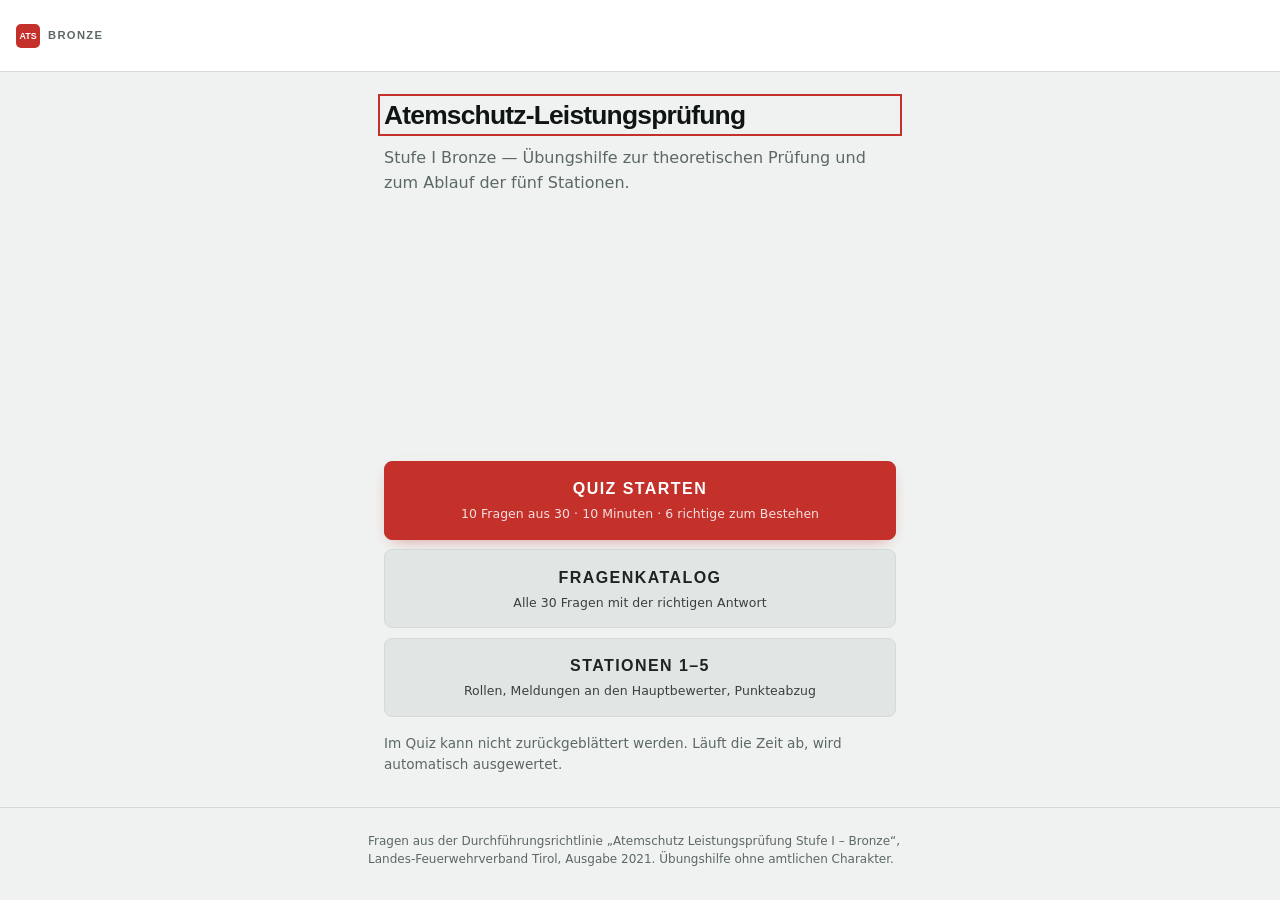
<file: index.html>
<!doctype html>
<html lang="de">
<head>
<meta charset="utf-8">
<meta name="viewport" content="width=device-width, initial-scale=1">
<title>Atemschutz-Leistungsprüfung Bronze — Übungsquiz</title>
<meta name="description" content="Übungsquiz zur theoretischen Prüfung der Atemschutz-Leistungsprüfung Stufe I (Bronze).">
<meta name="robots" content="noindex, nofollow">
<link rel="icon" href="icon.svg" type="image/svg+xml">
<link rel="apple-touch-icon" href="apple-touch-icon.png">
<link rel="manifest" href="manifest.webmanifest">
<meta name="theme-color" content="#C4302A">
<link rel="stylesheet" href="style.css">
</head>
<body>

<header class="header">
  <span class="header-brand">
    <img class="brand-mark" src="icon.svg" alt="ATS" width="24" height="24">
    Bronze
  </span>
  <span class="header-timer" id="timer" hidden>10:00</span>
  <button class="header-reset" id="reset" type="button" hidden>Abbrechen</button>
</header>

<div class="reset-dialog" id="reset-dialog" role="alertdialog"
     aria-labelledby="reset-dialog-title" hidden>
  <p id="reset-dialog-title">Quiz wirklich abbrechen? Der Durchgang und die Zeit gehen verloren.</p>
  <div class="reset-dialog-actions">
    <button type="button" id="reset-yes" class="btn btn--small">Ja, abbrechen</button>
    <button type="button" id="reset-no" class="btn btn--small btn--quiet">Nein, weiter</button>
  </div>
</div>

<main class="stage">

  <section class="screen" id="screen-start">
    <h1 tabindex="-1">Atemschutz-Leistungsprüfung</h1>
    <p class="lede">Stufe I Bronze — Übungshilfe zur theoretischen Prüfung und zum
      Ablauf der fünf Stationen.</p>
    <!-- The three buttons share one wrapper: .btn has margin-top:auto to pin
         itself to the bottom of the stage, and three of those in a row would
         each get their own share of the free space. -->
    <nav class="menu">
      <button class="btn" id="start-btn" type="button">
        <b>Quiz starten</b>
        <span>10 Fragen aus 30 · 10 Minuten · 6 richtige zum Bestehen</span>
      </button>
      <a class="btn btn--quiet" href="fragenkatalog.html">
        <b>Fragenkatalog</b>
        <span>Alle 30 Fragen mit der richtigen Antwort</span>
      </a>
      <a class="btn btn--quiet" href="stationen.html">
        <b>Stationen 1–5</b>
        <span>Rollen, Meldungen an den Hauptbewerter, Punkteabzug</span>
      </a>
    </nav>
    <p class="note">Im Quiz kann nicht zurückgeblättert werden. Läuft die Zeit ab, wird
      automatisch ausgewertet.</p>
  </section>

  <section class="screen" id="screen-question" hidden>
    <h2 class="visually-hidden" id="question-title" tabindex="-1">Frage</h2>
    <div class="question-meta">
      <span id="question-progress">Frage 1 von 10</span>
      <span id="question-source"></span>
    </div>
    <div class="progress" id="question-dots" aria-hidden="true"></div>
    <fieldset class="question-block" role="radiogroup" aria-labelledby="question-text">
      <p class="question-text" id="question-text">&nbsp;</p>
      <ul class="options" id="options"></ul>
    </fieldset>
    <button class="btn" id="next-btn" type="button" disabled>Weiter</button>
  </section>

  <section class="screen" id="screen-result" hidden>
    <h2 tabindex="-1" class="visually-hidden">Ergebnis</h2>
    <span class="badge" id="result-badge"></span>
    <p class="score" id="result-score"></p>
    <p class="note">Mindestens 6 richtige Antworten waren gefordert.</p>
    <ul class="breakdown" id="result-list"></ul>
    <button class="btn" id="restart-btn" type="button">Neuen Durchgang starten</button>
  </section>

</main>

<p class="visually-hidden" id="announce" role="status" aria-live="polite"></p>

<footer class="footer">
  <p>Fragen aus der Durchführungsrichtlinie „Atemschutz Leistungsprüfung Stufe I – Bronze“,
     Landes-Feuerwehrverband Tirol, Ausgabe 2021. Übungshilfe ohne amtlichen Charakter.</p>
</footer>

<script type="module" src="app.js"></script>
</body>
</html>
</file>
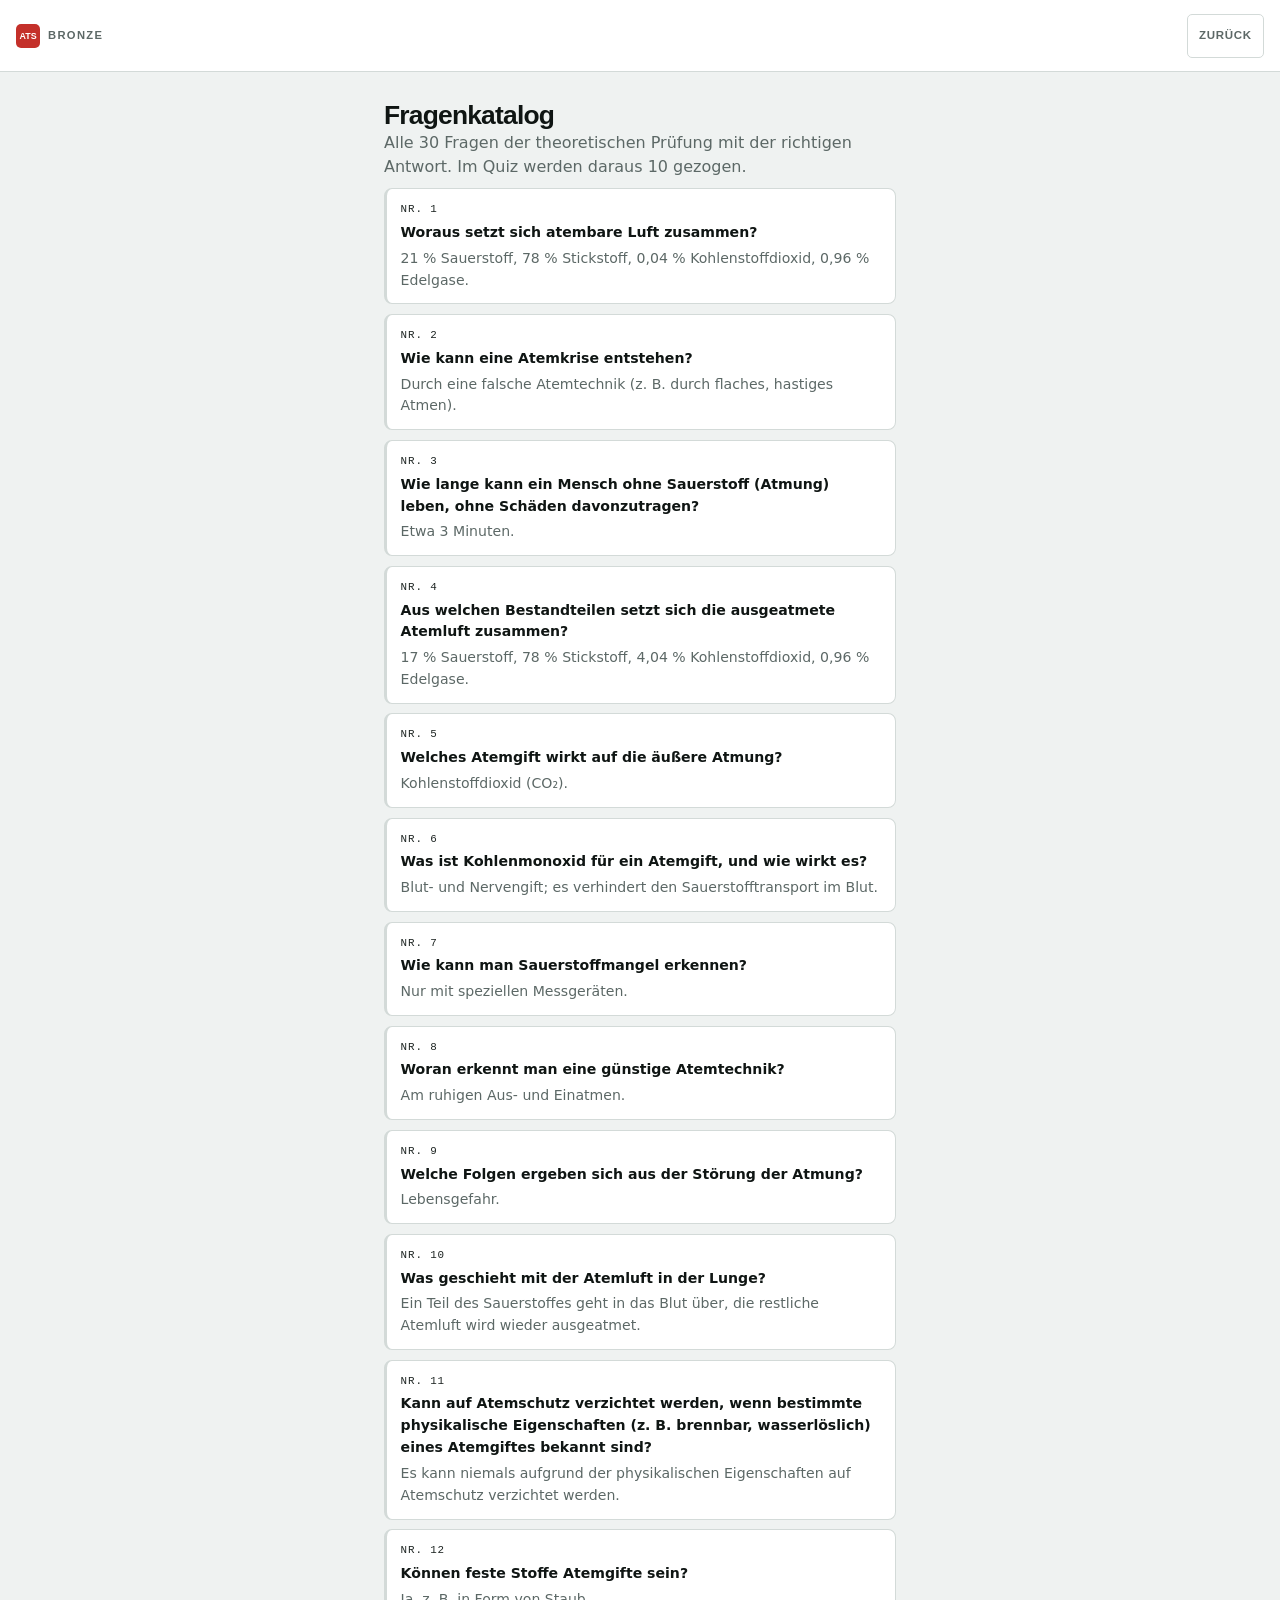
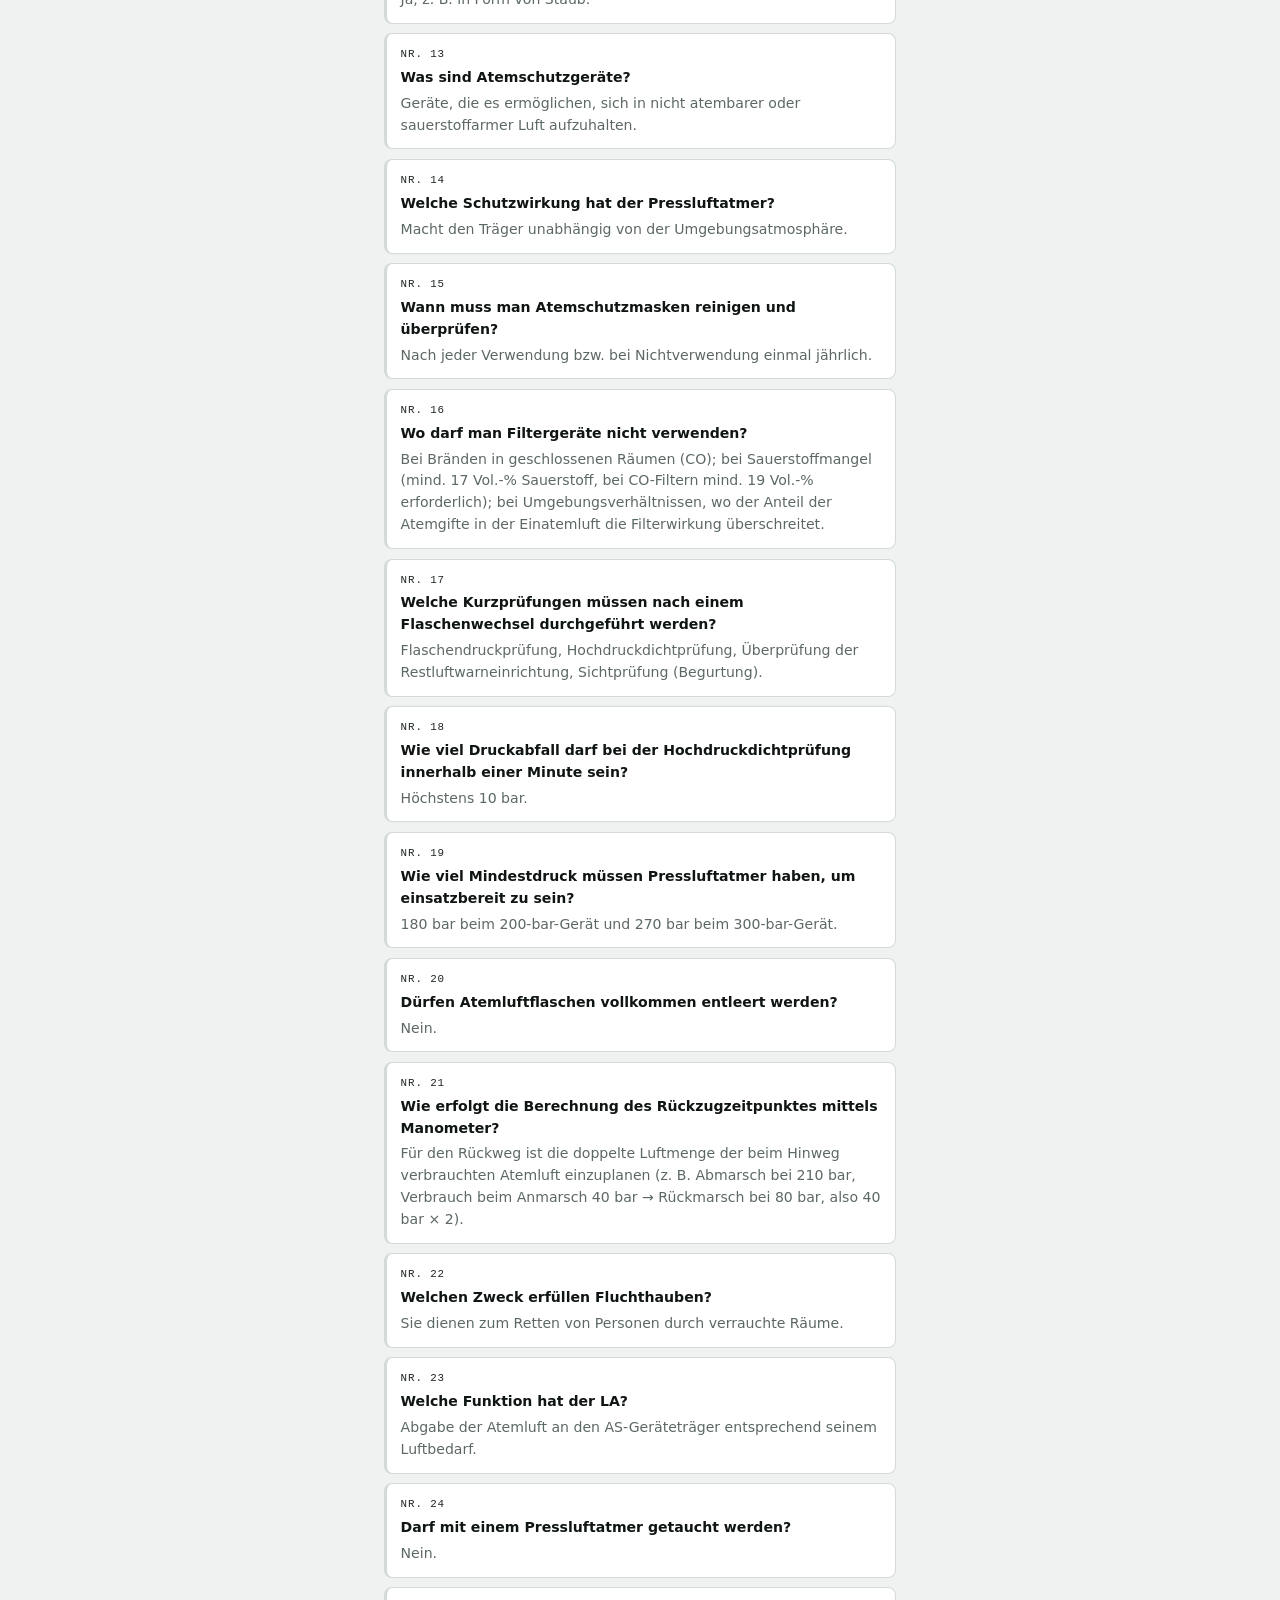
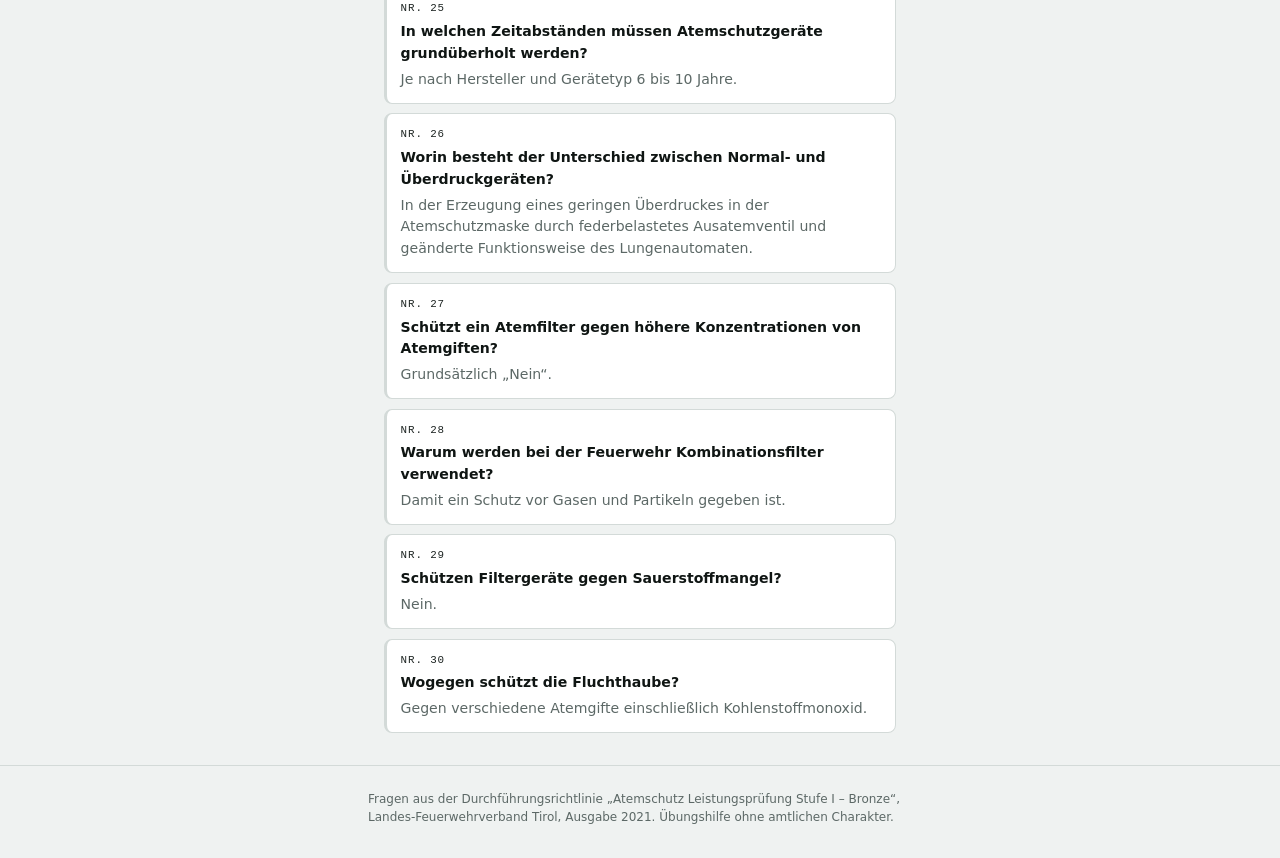
<file: fragenkatalog.html>
<!doctype html>
<html lang="de">
<head>
<meta charset="utf-8">
<meta name="viewport" content="width=device-width, initial-scale=1">
<title>Fragenkatalog — Atemschutz-Leistungsprüfung Bronze</title>
<meta name="description" content="Alle 30 Fragen der theoretischen Prüfung mit der richtigen Antwort.">
<meta name="robots" content="noindex, nofollow">
<link rel="icon" href="icon.svg" type="image/svg+xml">
<link rel="apple-touch-icon" href="apple-touch-icon.png">
<link rel="manifest" href="manifest.webmanifest">
<meta name="theme-color" content="#C4302A">
<link rel="stylesheet" href="style.css">
</head>
<body>

<!-- Same arrangement as the quiz header: brand left, control right. Installed
     in standalone mode there is no browser navigation, so this link is the only
     way back. -->
<header class="header">
  <span class="header-brand">
    <img class="brand-mark" src="icon.svg" alt="ATS" width="24" height="24">
    Bronze
  </span>
  <a class="header-back" href="./">Zurück</a>
</header>

<main class="stage">
  <h1 tabindex="-1">Fragenkatalog</h1>
  <p class="lede">Alle 30 Fragen der theoretischen Prüfung mit der richtigen Antwort.
    Im Quiz werden daraus 10 gezogen.</p>
  <ul class="breakdown" id="catalog-list"></ul>
</main>

<footer class="footer">
  <p>Fragen aus der Durchführungsrichtlinie „Atemschutz Leistungsprüfung Stufe I – Bronze“,
     Landes-Feuerwehrverband Tirol, Ausgabe 2021. Übungshilfe ohne amtlichen Charakter.</p>
</footer>

<script type="module" src="catalog.js"></script>
</body>
</html>
</file>
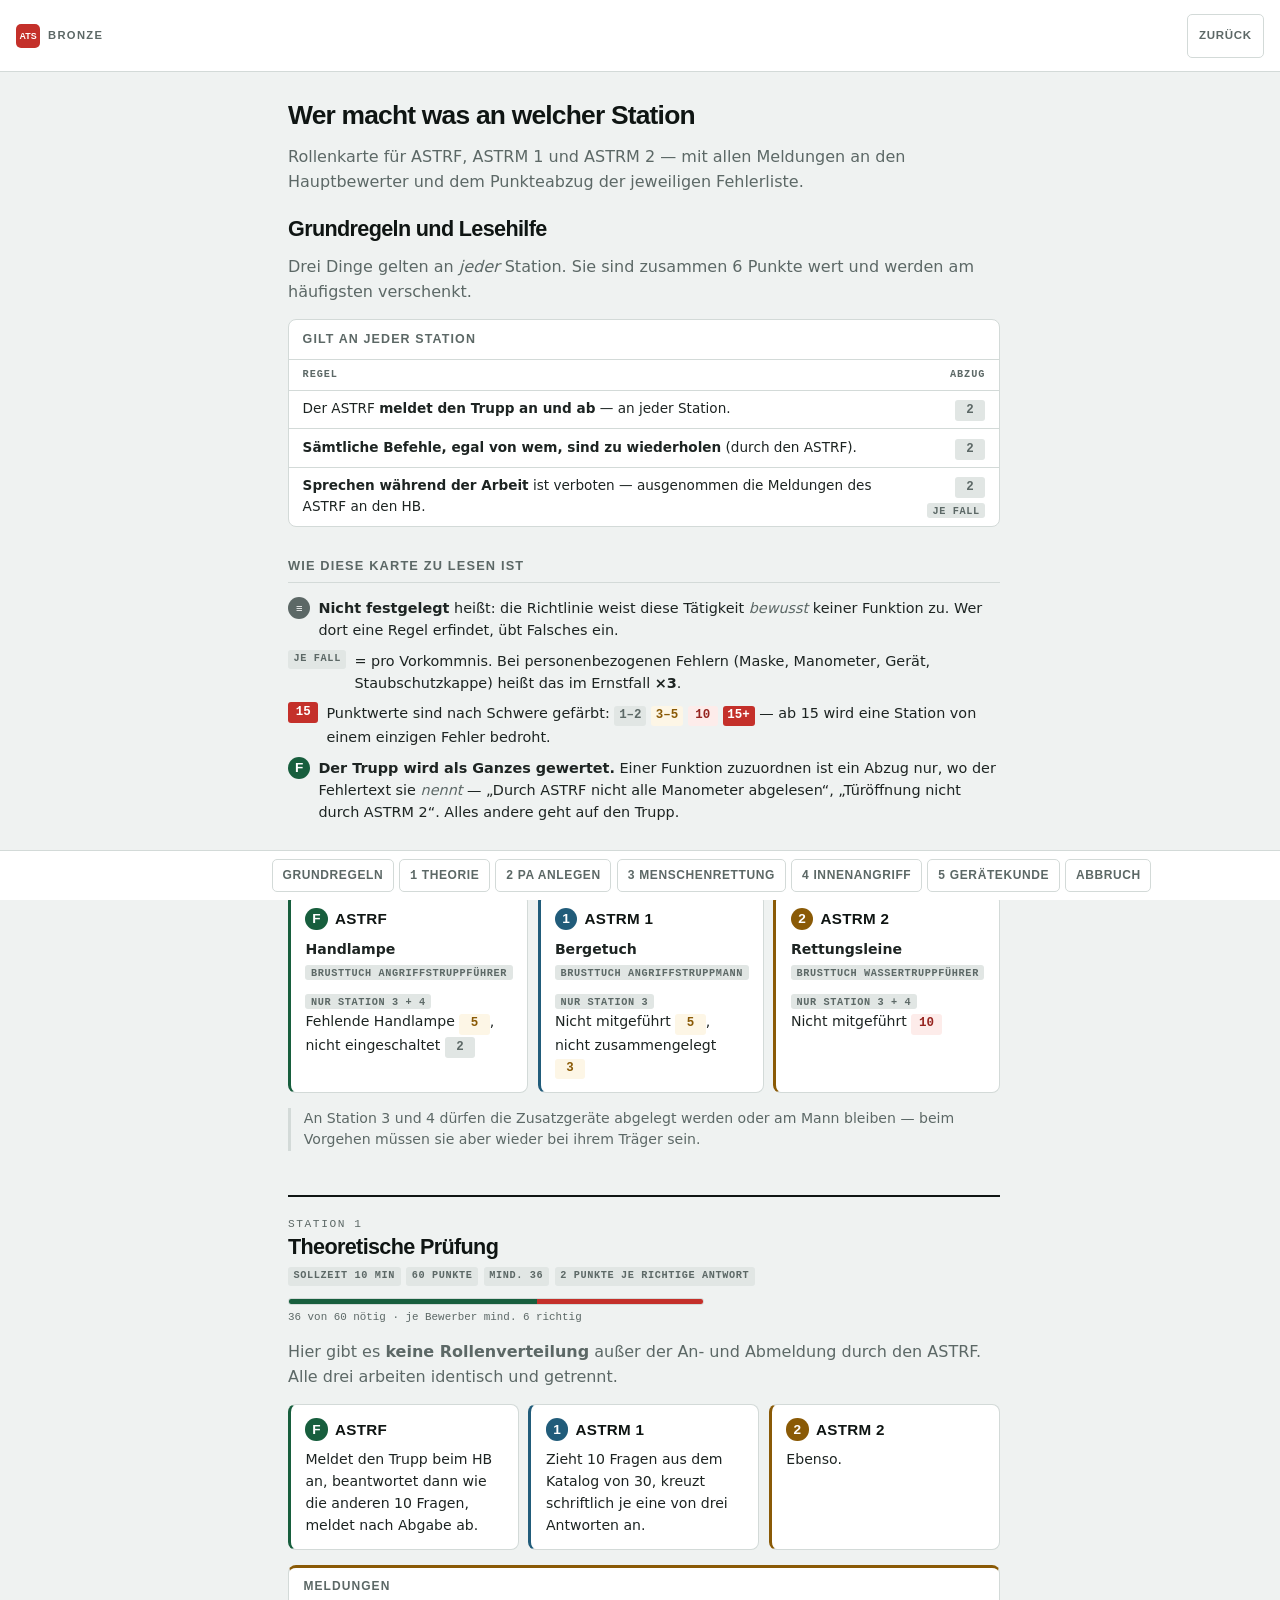
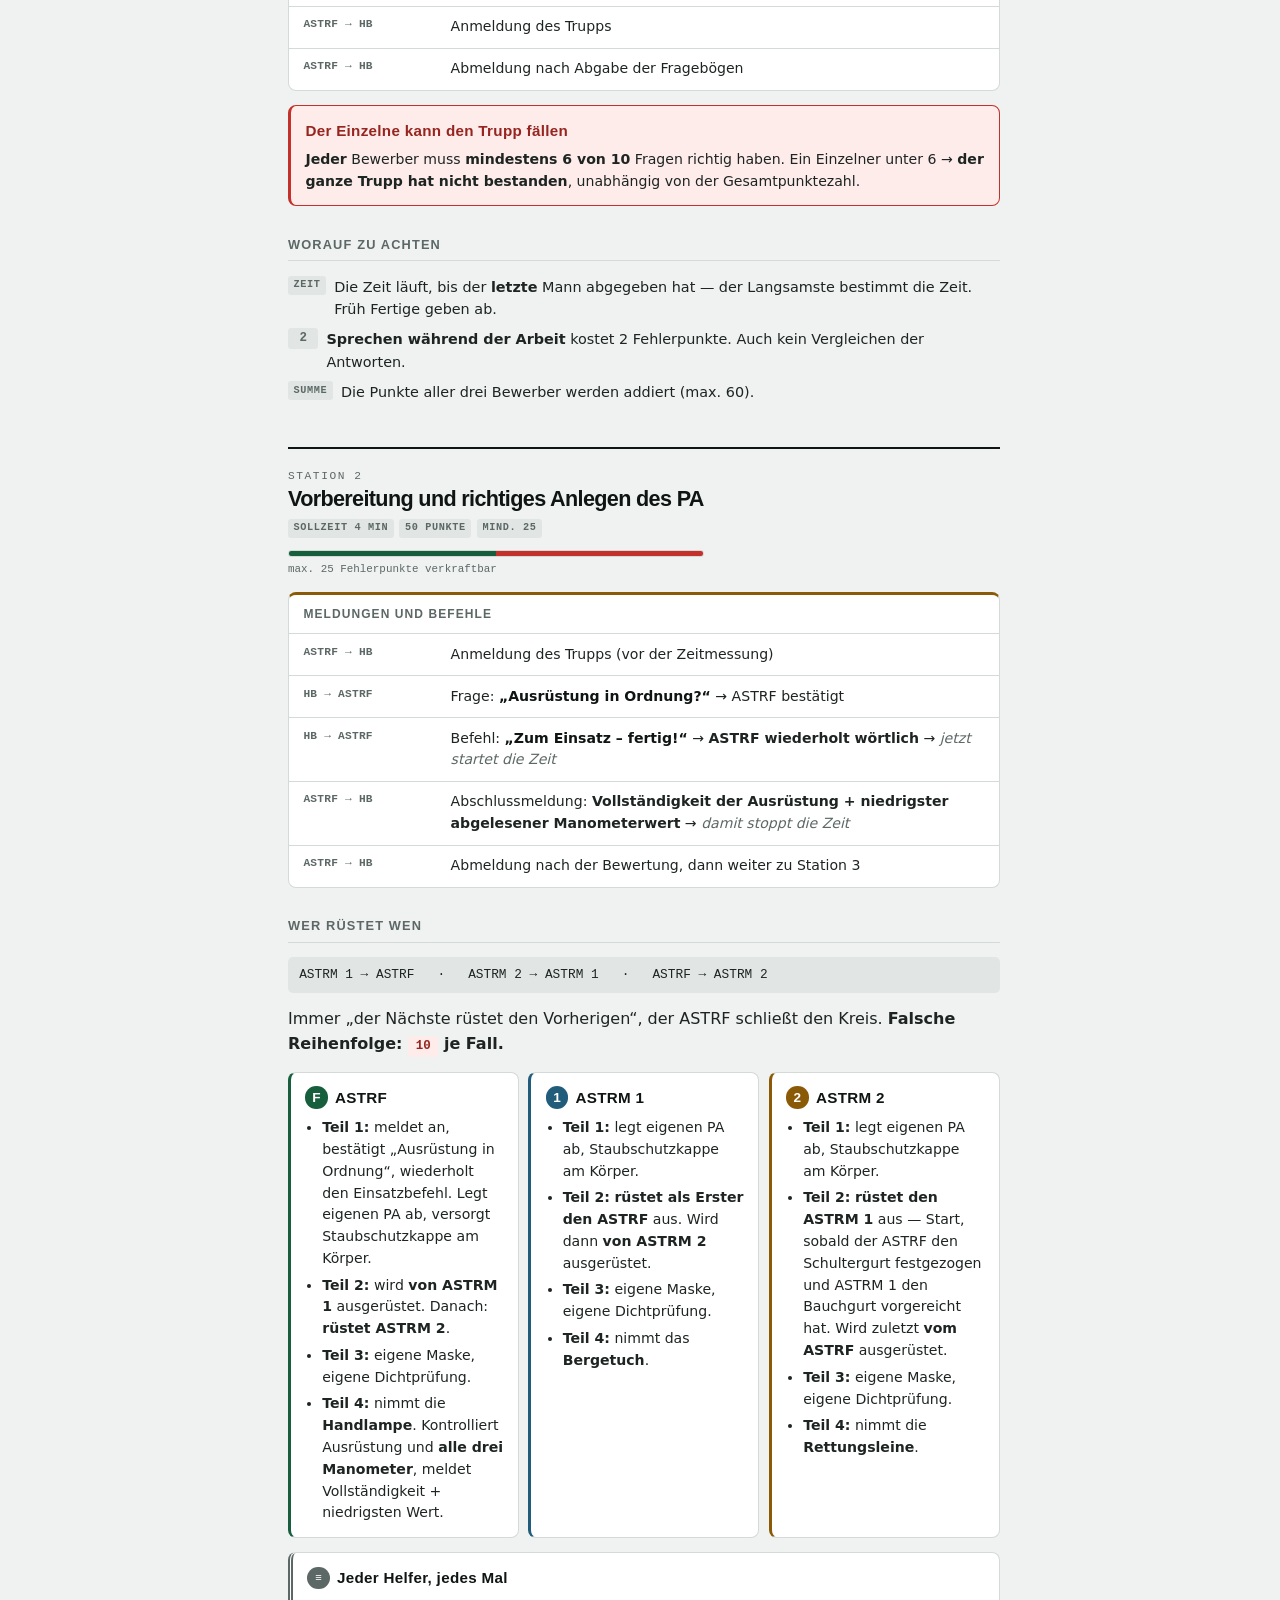
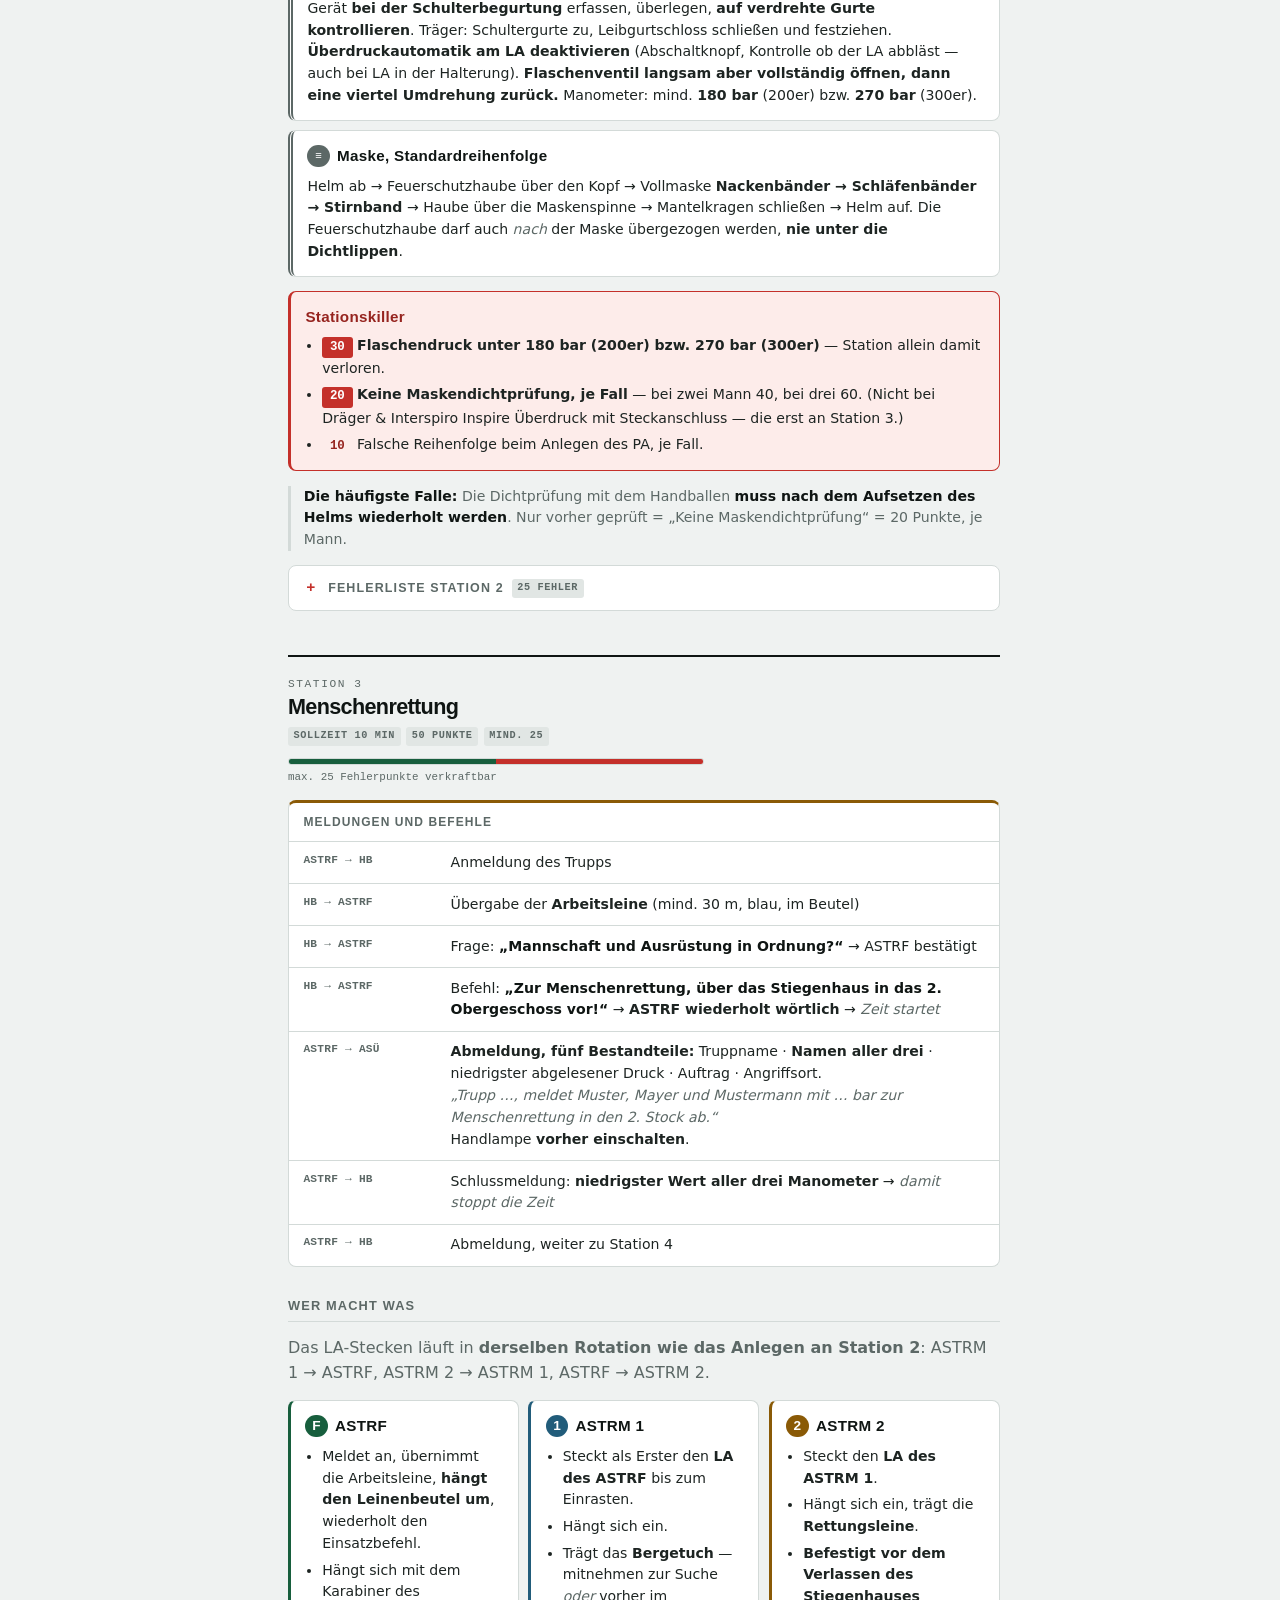
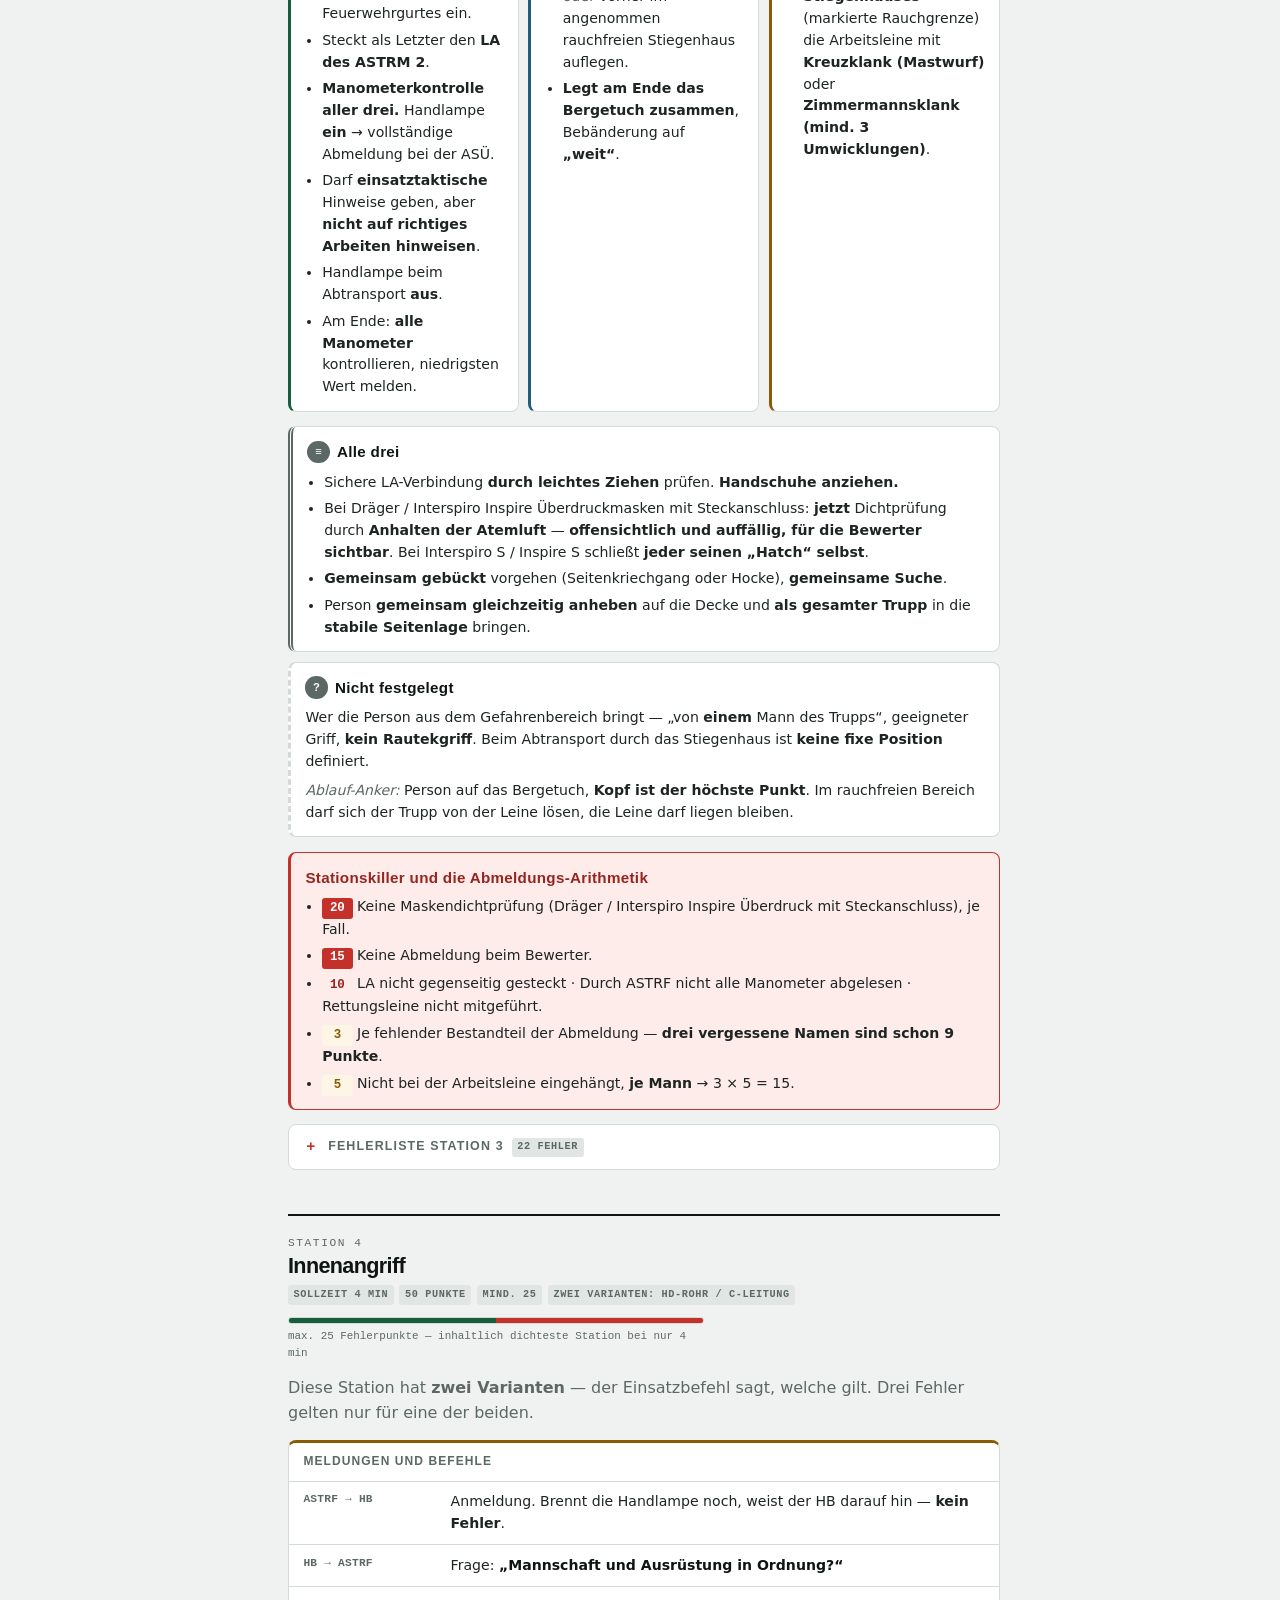
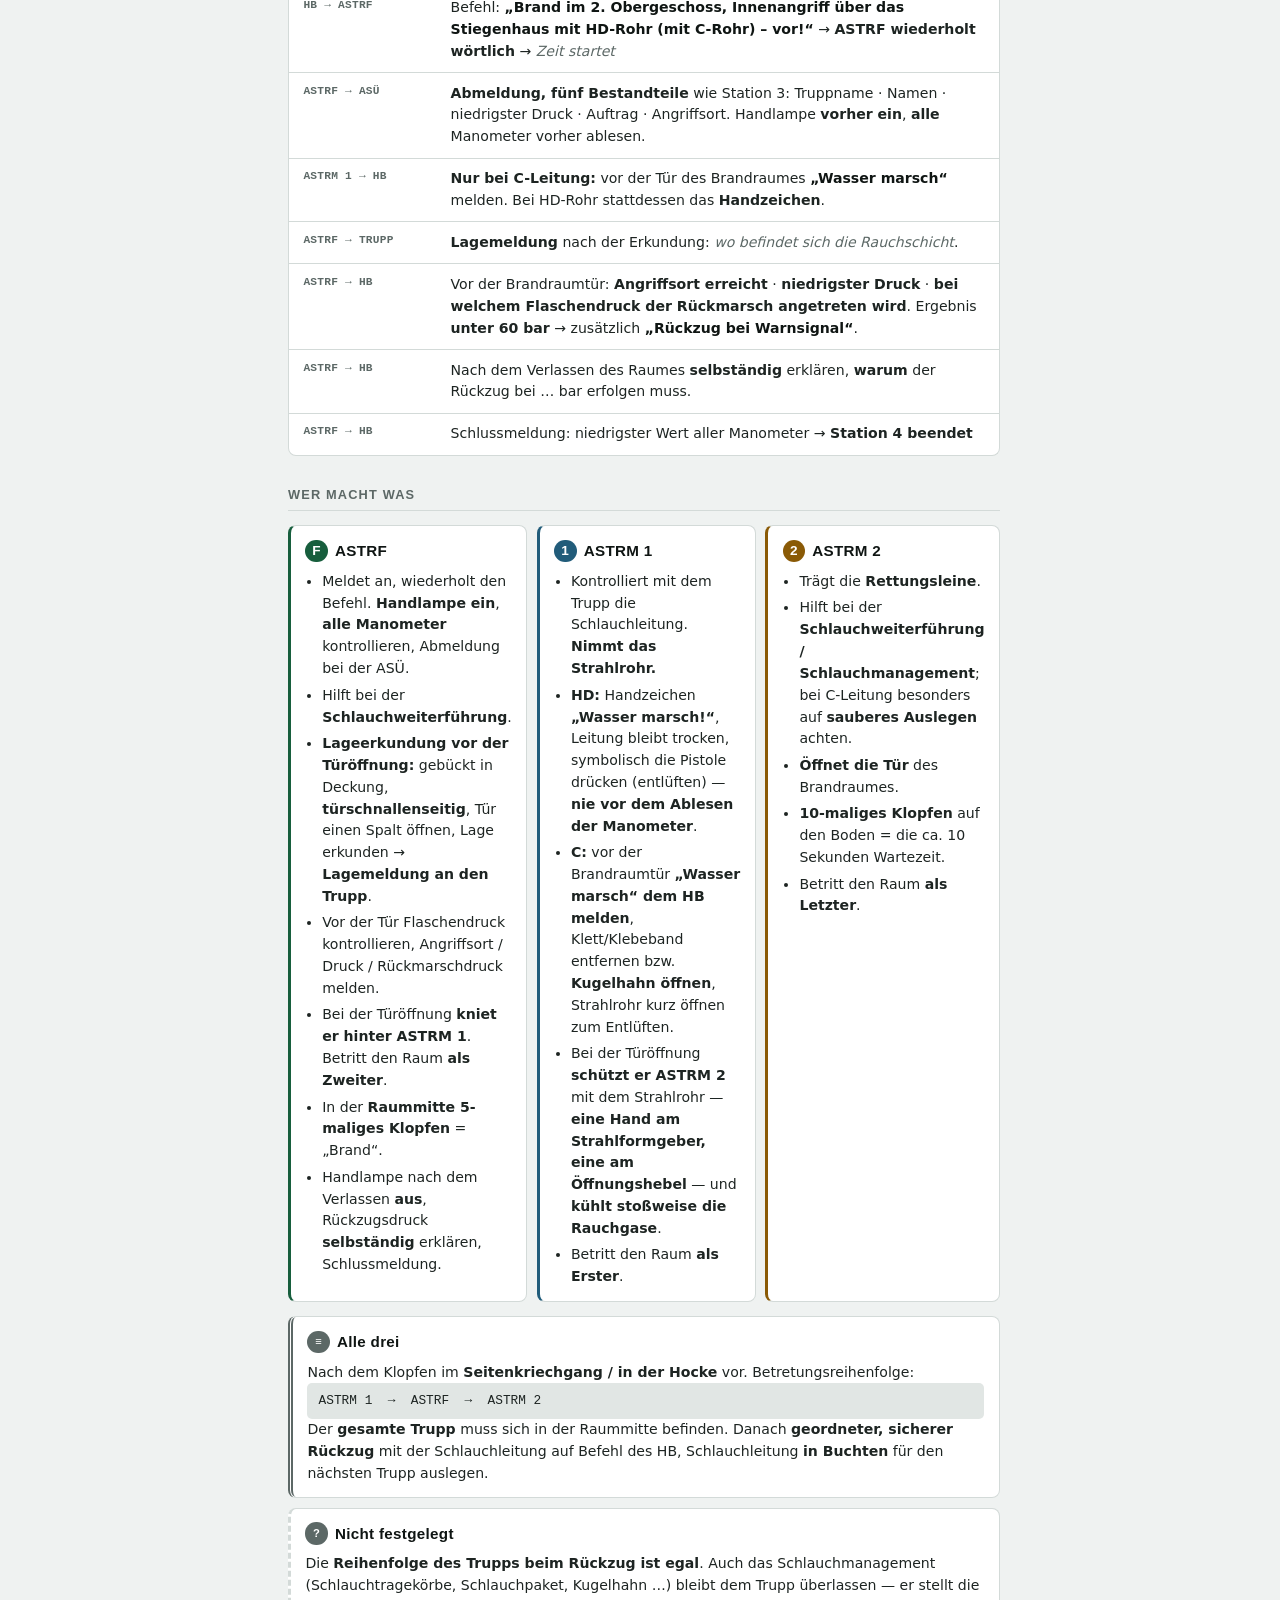
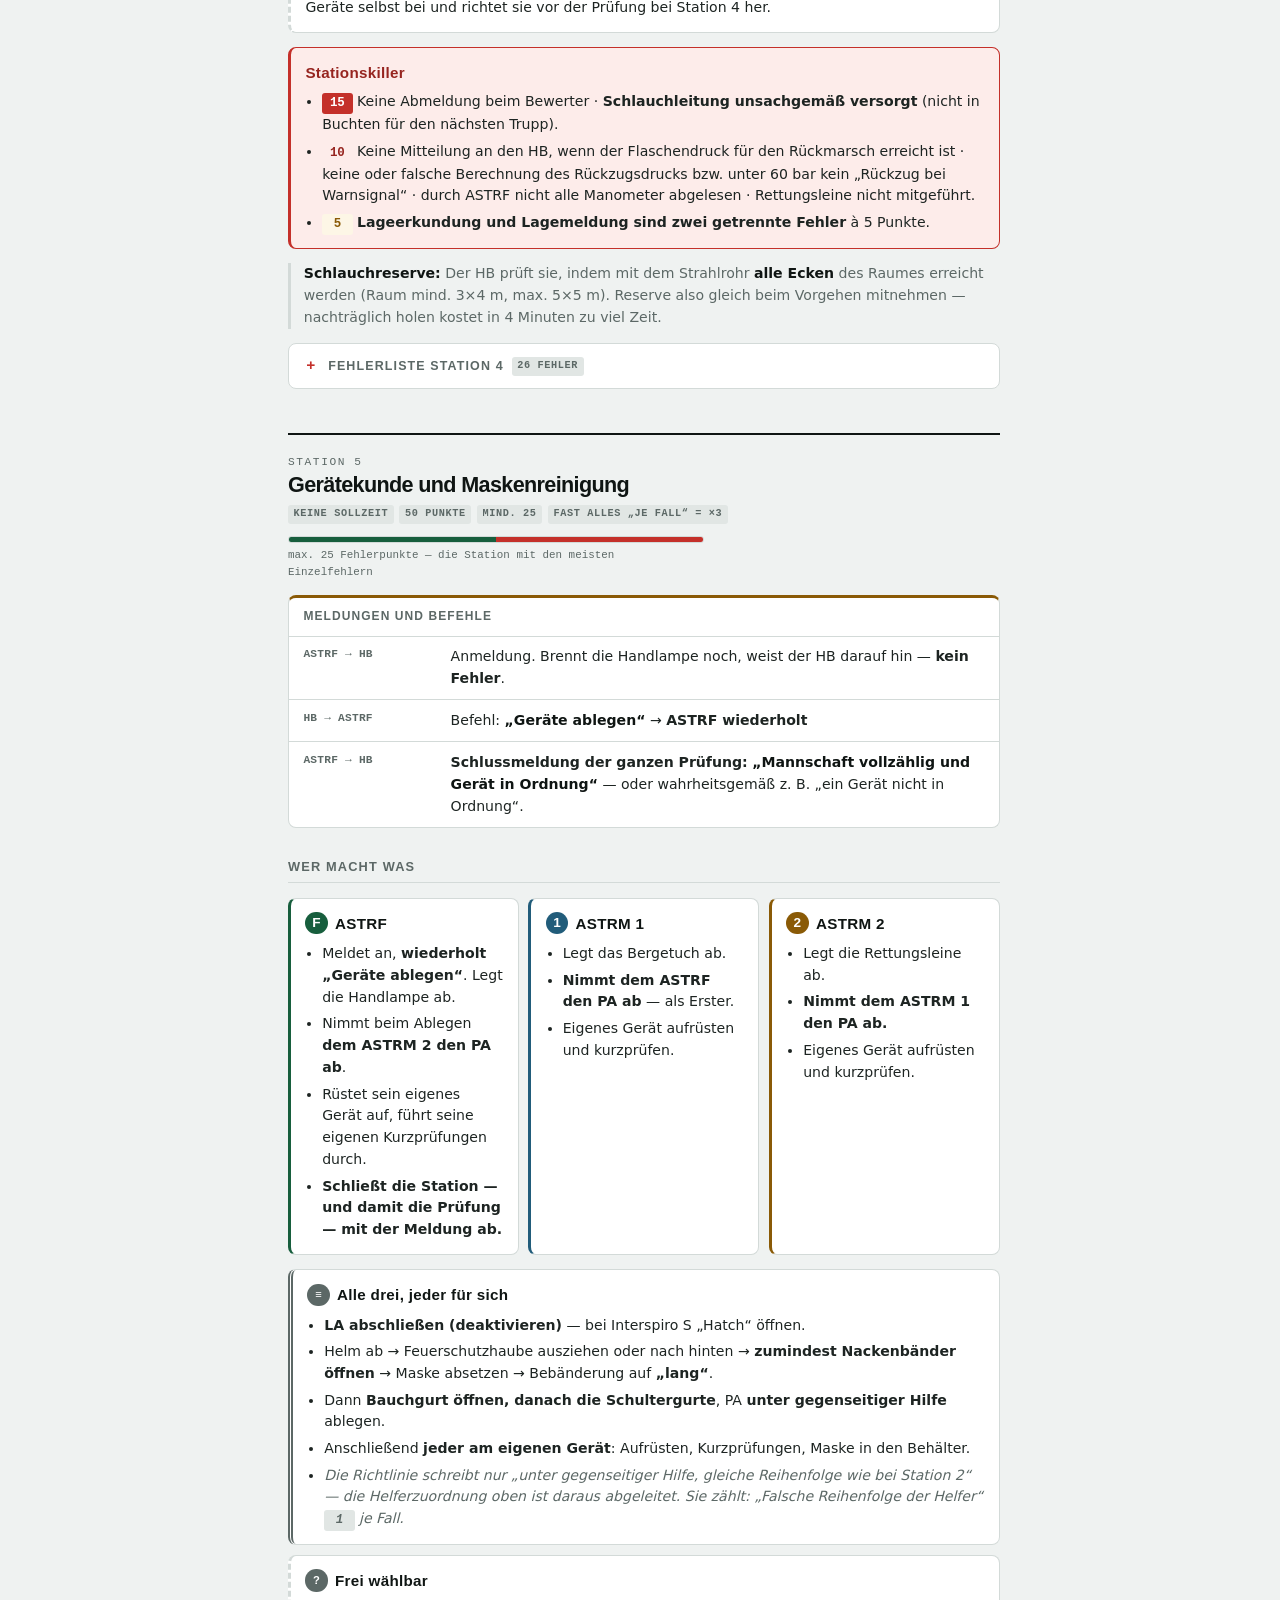
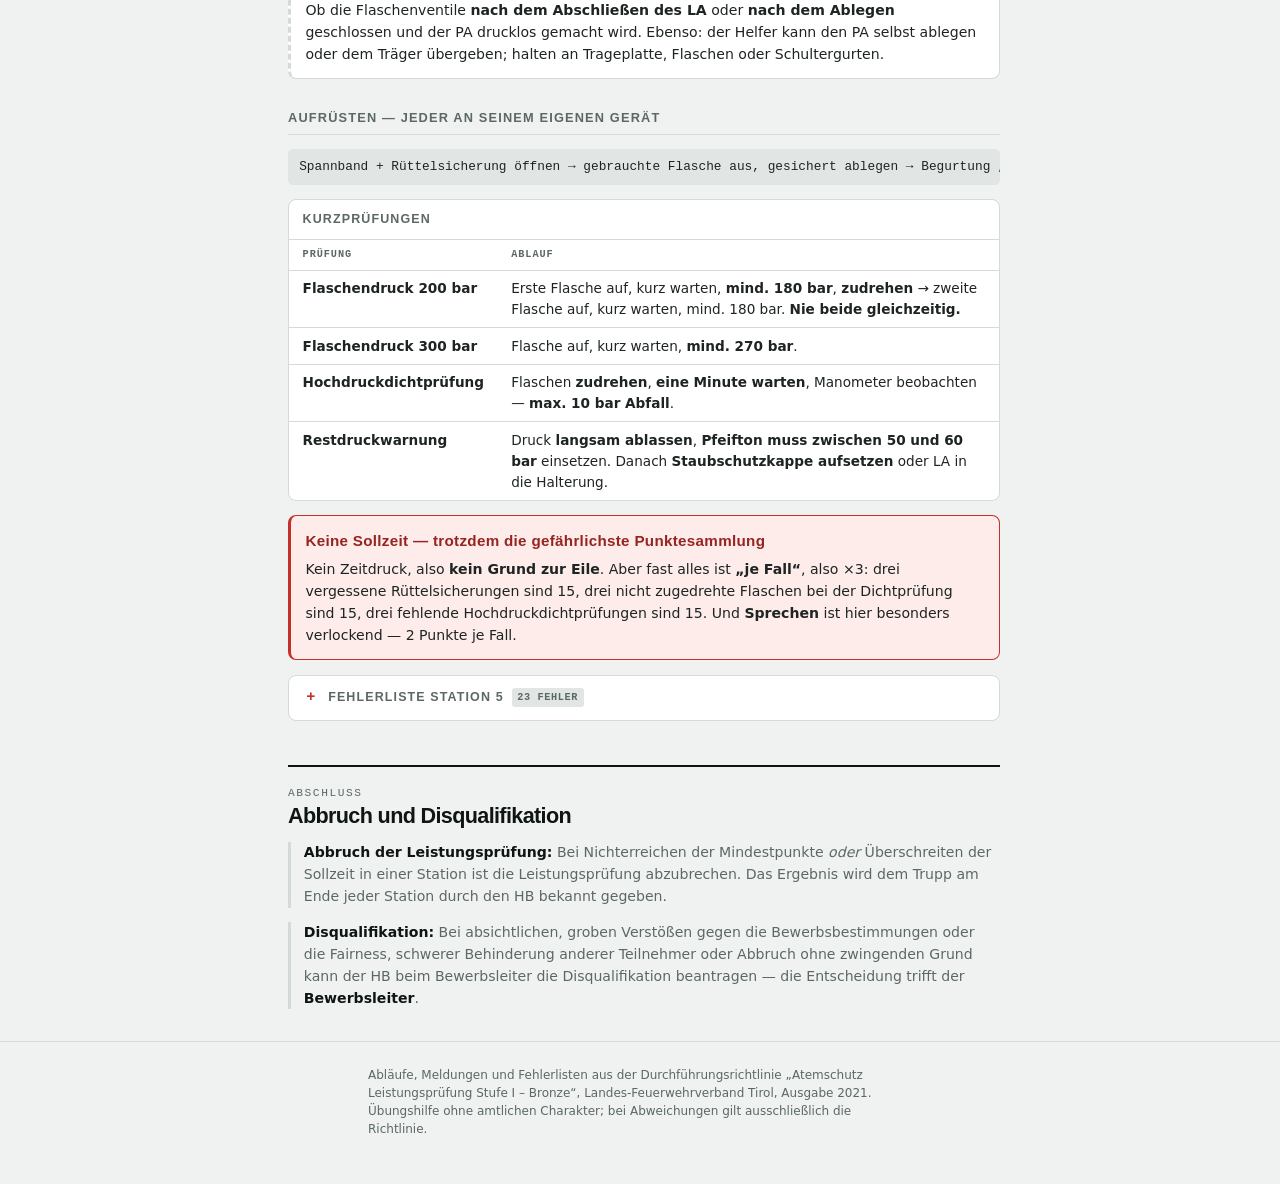
<file: stationen.html>
<!doctype html>
<html lang="de">
<head>
<meta charset="utf-8">
<meta name="viewport" content="width=device-width, initial-scale=1">
<title>Stationen 1–5 — Atemschutz-Leistungsprüfung Bronze</title>
<meta name="description" content="Wer macht was an welcher Station: Rollen von ASTRF, ASTRM 1 und ASTRM 2, die Meldungen an den Hauptbewerter und der Punkteabzug je Fehler.">
<meta name="robots" content="noindex, nofollow">
<link rel="icon" href="icon.svg" type="image/svg+xml">
<link rel="apple-touch-icon" href="apple-touch-icon.png">
<link rel="manifest" href="manifest.webmanifest">
<meta name="theme-color" content="#C4302A">
<link rel="stylesheet" href="style.css">
</head>
<body>

<!-- Same arrangement as the quiz header: brand left, control right. Installed
     in standalone mode there is no browser navigation, so this link is the only
     way back. -->
<header class="header">
  <span class="header-brand">
    <img class="brand-mark" src="icon.svg" alt="ATS" width="24" height="24">
    Bronze
  </span>
  <a class="header-back" href="./">Zurück</a>
</header>

<main class="stage stage--wide">
  <h1 tabindex="-1">Wer macht was an welcher Station</h1>
  <p class="lede">Rollenkarte für ASTRF, ASTRM 1 und ASTRM 2 — mit allen Meldungen an den
    Hauptbewerter und dem Punkteabzug der jeweiligen Fehlerliste.</p>

  <div class="ref">
<nav class="stations" aria-label="Stationen">
  <a href="#s0">Grundregeln</a>
  <a href="#s1"><b>1</b> Theorie</a>
  <a href="#s2"><b>2</b> PA anlegen</a>
  <a href="#s3"><b>3</b> Menschenrettung</a>
  <a href="#s4"><b>4</b> Innenangriff</a>
  <a href="#s5"><b>5</b> Gerätekunde</a>
  <a href="#s6">Abbruch</a>
</nav>

<section id="s0">
  <h2>Grundregeln und Lesehilfe</h2>
  <p class="lede">Drei Dinge gelten an <em>jeder</em> Station. Sie sind zusammen 6 Punkte wert und werden am häufigsten verschenkt.</p>

  <div class="tw">
    <table>
      <caption>Gilt an jeder Station</caption>
      <thead><tr><th>Regel</th><th class="n">Abzug</th></tr></thead>
      <tbody>
        <tr><td>Der ASTRF <strong>meldet den Trupp an und ab</strong> — an jeder Station.</td><td class="n"><span class="pts">2</span></td></tr>
        <tr><td><strong>Sämtliche Befehle, egal von wem, sind zu wiederholen</strong> (durch den ASTRF).</td><td class="n"><span class="pts">2</span></td></tr>
        <tr><td><strong>Sprechen während der Arbeit</strong> ist verboten — ausgenommen die Meldungen des ASTRF an den HB.</td><td class="n"><span class="pts">2</span> <span class="tag">je Fall</span></td></tr>
      </tbody>
    </table>
  </div>

  <h3>Wie diese Karte zu lesen ist</h3>
  <ul class="plain">
    <li><span class="rb all">≡</span><span><strong>Nicht festgelegt</strong> heißt: die Richtlinie weist diese Tätigkeit <em>bewusst</em> keiner Funktion zu. Wer dort eine Regel erfindet, übt Falsches ein.</span></li>
    <li><span class="tag">je Fall</span><span>= pro Vorkommnis. Bei personenbezogenen Fehlern (Maske, Manometer, Gerät, Staubschutzkappe) heißt das im Ernstfall <strong>×3</strong>.</span></li>
    <li><span class="pts s15">15</span><span>Punktwerte sind nach Schwere gefärbt: <span class="pts">1–2</span> <span class="pts s3">3–5</span> <span class="pts s10">10</span> <span class="pts s15">15+</span> — ab 15 wird eine Station von einem einzigen Fehler bedroht.</span></li>
    <li><span class="rb f">F</span><span><strong>Der Trupp wird als Ganzes gewertet.</strong> Einer Funktion zuzuordnen ist ein Abzug nur, wo der Fehlertext sie <em>nennt</em> — „Durch ASTRF nicht alle Manometer abgelesen“, „Türöffnung nicht durch ASTRM 2“. Alles andere geht auf den Trupp.</span></li>
  </ul>

  <h3>Zusatzgeräte — feste Zuordnung ab Station 2</h3>
  <div class="roles trio">
    <div class="role f"><h4><span class="rb f">F</span> ASTRF</h4><p><strong>Handlampe</strong><br><span class="tag">Brusttuch Angriffstruppführer</span></p><p><span class="tag">nur Station 3 + 4</span><br>Fehlende Handlampe <span class="pts s3">5</span>, nicht eingeschaltet <span class="pts">2</span></p></div>
    <div class="role m1"><h4><span class="rb m1">1</span> ASTRM 1</h4><p><strong>Bergetuch</strong><br><span class="tag">Brusttuch Angriffstruppmann</span></p><p><span class="tag">nur Station 3</span><br>Nicht mitgeführt <span class="pts s3">5</span>, nicht zusammengelegt <span class="pts s3">3</span></p></div>
    <div class="role m2"><h4><span class="rb m2">2</span> ASTRM 2</h4><p><strong>Rettungsleine</strong><br><span class="tag">Brusttuch Wassertruppführer</span></p><p><span class="tag">nur Station 3 + 4</span><br>Nicht mitgeführt <span class="pts s10">10</span></p></div>
  </div>
  <p class="note">An Station 3 und 4 dürfen die Zusatzgeräte abgelegt werden oder am Mann bleiben — beim Vorgehen müssen sie aber wieder bei ihrem Träger sein.</p>
</section>

<!-- ============ STATION 1 ============ -->
<section id="s1">
  <div class="stat">
    <span class="no">Station 1</span>
    <h2>Theoretische Prüfung</h2>
    <div class="chips">
      <span class="tag">Sollzeit 10 min</span><span class="tag">60 Punkte</span><span class="tag">mind. 36</span><span class="tag">2 Punkte je richtige Antwort</span>
    </div>
    <div class="budget"><div class="bar"><i class="ok"></i><i class="ok"></i><i class="ok"></i><i class="risk"></i><i class="risk"></i></div><span class="cap">36 von 60 nötig · je Bewerber mind. 6 richtig</span></div>
  </div>

  <p class="lede">Hier gibt es <strong>keine Rollenverteilung</strong> außer der An- und Abmeldung durch den ASTRF. Alle drei arbeiten identisch und getrennt.</p>

  <div class="roles trio">
    <div class="role f"><h4><span class="rb f">F</span> ASTRF</h4><p>Meldet den Trupp beim HB an, beantwortet dann wie die anderen 10 Fragen, meldet nach Abgabe ab.</p></div>
    <div class="role m1"><h4><span class="rb m1">1</span> ASTRM 1</h4><p>Zieht 10 Fragen aus dem Katalog von 30, kreuzt schriftlich je eine von drei Antworten an.</p></div>
    <div class="role m2"><h4><span class="rb m2">2</span> ASTRM 2</h4><p>Ebenso.</p></div>
  </div>

  <div class="meld">
    <div class="hd">Meldungen</div>
    <div class="row"><span class="who">ASTRF → HB</span><span class="what">Anmeldung des Trupps</span></div>
    <div class="row"><span class="who">ASTRF → HB</span><span class="what">Abmeldung nach Abgabe der Fragebögen</span></div>
  </div>

  <div class="warn">
    <h4>Der Einzelne kann den Trupp fällen</h4>
    <p><strong>Jeder</strong> Bewerber muss <strong>mindestens 6 von 10</strong> Fragen richtig haben. Ein Einzelner unter 6 → <strong>der ganze Trupp hat nicht bestanden</strong>, unabhängig von der Gesamtpunktezahl.</p>
  </div>

  <h3>Worauf zu achten</h3>
  <ul class="plain">
    <li><span class="tag">Zeit</span><span>Die Zeit läuft, bis der <strong>letzte</strong> Mann abgegeben hat — der Langsamste bestimmt die Zeit. Früh Fertige geben ab.</span></li>
    <li><span class="pts">2</span><span><strong>Sprechen während der Arbeit</strong> kostet 2 Fehlerpunkte. Auch kein Vergleichen der Antworten.</span></li>
    <li><span class="tag">Summe</span><span>Die Punkte aller drei Bewerber werden addiert (max. 60).</span></li>
  </ul>
</section>

<!-- ============ STATION 2 ============ -->
<section id="s2">
  <div class="stat">
    <span class="no">Station 2</span>
    <h2>Vorbereitung und richtiges Anlegen des PA</h2>
    <div class="chips"><span class="tag">Sollzeit 4 min</span><span class="tag">50 Punkte</span><span class="tag">mind. 25</span></div>
    <div class="budget"><div class="bar"><i class="ok"></i><i class="risk"></i></div><span class="cap">max. 25 Fehlerpunkte verkraftbar</span></div>
  </div>

  <div class="meld">
    <div class="hd">Meldungen und Befehle</div>
    <div class="row"><span class="who">ASTRF → HB</span><span class="what">Anmeldung des Trupps (vor der Zeitmessung)</span></div>
    <div class="row"><span class="who">HB → ASTRF</span><span class="what">Frage: <q class="wl">Ausrüstung in Ordnung?</q> → ASTRF bestätigt</span></div>
    <div class="row"><span class="who">HB → ASTRF</span><span class="what">Befehl: <q class="wl">Zum Einsatz – fertig!</q> → <strong>ASTRF wiederholt wörtlich</strong> → <em>jetzt startet die Zeit</em></span></div>
    <div class="row"><span class="who">ASTRF → HB</span><span class="what">Abschlussmeldung: <strong>Vollständigkeit der Ausrüstung + niedrigster abgelesener Manometerwert</strong> → <em>damit stoppt die Zeit</em></span></div>
    <div class="row"><span class="who">ASTRF → HB</span><span class="what">Abmeldung nach der Bewertung, dann weiter zu Station 3</span></div>
  </div>

  <h3>Wer rüstet wen</h3>
  <span class="seq">ASTRM 1 → ASTRF &nbsp;&nbsp;·&nbsp;&nbsp; ASTRM 2 → ASTRM 1 &nbsp;&nbsp;·&nbsp;&nbsp; ASTRF → ASTRM 2</span>
  <p>Immer „der Nächste rüstet den Vorherigen“, der ASTRF schließt den Kreis. <strong>Falsche Reihenfolge: <span class="pts s10">10</span> je Fall.</strong></p>

  <div class="roles trio">
    <div class="role f"><h4><span class="rb f">F</span> ASTRF</h4>
      <ul>
        <li><strong>Teil 1:</strong> meldet an, bestätigt „Ausrüstung in Ordnung“, wiederholt den Einsatzbefehl. Legt eigenen PA ab, versorgt Staubschutzkappe am Körper.</li>
        <li><strong>Teil 2:</strong> wird <strong>von ASTRM 1</strong> ausgerüstet. Danach: <strong>rüstet ASTRM 2</strong>.</li>
        <li><strong>Teil 3:</strong> eigene Maske, eigene Dichtprüfung.</li>
        <li><strong>Teil 4:</strong> nimmt die <strong>Handlampe</strong>. Kontrolliert Ausrüstung und <strong>alle drei Manometer</strong>, meldet Vollständigkeit + niedrigsten Wert.</li>
      </ul></div>
    <div class="role m1"><h4><span class="rb m1">1</span> ASTRM 1</h4>
      <ul>
        <li><strong>Teil 1:</strong> legt eigenen PA ab, Staubschutzkappe am Körper.</li>
        <li><strong>Teil 2:</strong> <strong>rüstet als Erster den ASTRF</strong> aus. Wird dann <strong>von ASTRM 2</strong> ausgerüstet.</li>
        <li><strong>Teil 3:</strong> eigene Maske, eigene Dichtprüfung.</li>
        <li><strong>Teil 4:</strong> nimmt das <strong>Bergetuch</strong>.</li>
      </ul></div>
    <div class="role m2"><h4><span class="rb m2">2</span> ASTRM 2</h4>
      <ul>
        <li><strong>Teil 1:</strong> legt eigenen PA ab, Staubschutzkappe am Körper.</li>
        <li><strong>Teil 2:</strong> <strong>rüstet den ASTRM 1</strong> aus — Start, sobald der ASTRF den Schultergurt festgezogen und ASTRM 1 den Bauchgurt vorgereicht hat. Wird zuletzt <strong>vom ASTRF</strong> ausgerüstet.</li>
        <li><strong>Teil 3:</strong> eigene Maske, eigene Dichtprüfung.</li>
        <li><strong>Teil 4:</strong> nimmt die <strong>Rettungsleine</strong>.</li>
      </ul></div>
  </div>

  <div class="roles">
    <div class="role all"><h4><span class="rb all">≡</span> Jeder Helfer, jedes Mal</h4>
      <p>Gerät <strong>bei der Schulterbegurtung</strong> erfassen, überlegen, <strong>auf verdrehte Gurte kontrollieren</strong>. Träger: Schultergurte zu, Leibgurtschloss schließen und festziehen. <strong>Überdruckautomatik am LA deaktivieren</strong> (Abschaltknopf, Kontrolle ob der LA abbläst — auch bei LA in der Halterung). <strong>Flaschenventil langsam aber vollständig öffnen, dann eine viertel Umdrehung zurück.</strong> Manometer: mind. <strong>180 bar</strong> (200er) bzw. <strong>270 bar</strong> (300er).</p></div>
    <div class="role all"><h4><span class="rb all">≡</span> Maske, Standardreihenfolge</h4>
      <p>Helm ab → Feuerschutzhaube über den Kopf → Vollmaske <strong>Nackenbänder → Schläfenbänder → Stirnband</strong> → Haube über die Maskenspinne → Mantelkragen schließen → Helm auf. Die Feuerschutzhaube darf auch <em>nach</em> der Maske übergezogen werden, <strong>nie unter die Dichtlippen</strong>.</p></div>
  </div>

  <div class="warn">
    <h4>Stationskiller</h4>
    <ul>
      <li><span class="pts s15">30</span> <strong>Flaschendruck unter 180 bar (200er) bzw. 270 bar (300er)</strong> — Station allein damit verloren.</li>
      <li><span class="pts s15">20</span> <strong>Keine Maskendichtprüfung, je Fall</strong> — bei zwei Mann 40, bei drei 60. (Nicht bei Dräger &amp; Interspiro Inspire Überdruck mit Steckanschluss — die erst an Station 3.)</li>
      <li><span class="pts s10">10</span> Falsche Reihenfolge beim Anlegen des PA, je Fall.</li>
    </ul>
  </div>

  <div class="note"><strong>Die häufigste Falle:</strong> Die Dichtprüfung mit dem Handballen <strong>muss nach dem Aufsetzen des Helms wiederholt werden</strong>. Nur vorher geprüft = „Keine Maskendichtprüfung“ = 20 Punkte, je Mann.</div>

  <details class="fold">
      <summary>Fehlerliste Station 2 <span class="tag">25 Fehler</span></summary>
      <div class="tw">
    <table>
      
      <thead><tr><th>Fehler</th><th class="n">Abzug</th></tr></thead>
      <tbody>
        <tr class="grp"><td colspan="2">Teil 1 — Ablegen und Ausrüstung</td></tr>
        <tr><td>Keine Meldung an den HB</td><td class="n v"><span class="pts">2</span></td></tr>
        <tr><td>Falsche Tragweise des PA</td><td class="n v"><span class="pts">2</span> <span class="tag">je Fall</span></td></tr>
        <tr><td>Falsches Ablegen des PA — <em>immer auf der Trageplatte, Ventile in Richtung AS-Trupp</em></td><td class="n v"><span class="pts">2</span> <span class="tag">je Fall</span></td></tr>
        <tr><td>Bebänderung des PA nicht auf weit gestellt (Toleranz 5 cm)</td><td class="n v"><span class="pts">1</span> <span class="tag">je Fall</span></td></tr>
        <tr><td>Staubschutzkappe des LA <strong>nicht abgenommen</strong></td><td class="n v"><span class="pts">2</span> <span class="tag">je Fall</span></td></tr>
        <tr><td>Staubschutzkappe <strong>nicht am Körper versorgt</strong></td><td class="n v"><span class="pts">1</span> <span class="tag">je Fall</span></td></tr>
        <tr class="kill"><td><strong>Flaschendruck unter 180 bar (200-bar-Gerät) bzw. unter 270 bar (300-bar-Gerät)</strong></td><td class="n v"><span class="pts s15">30</span></td></tr>
        <tr><td>Befehle nicht wiederholt</td><td class="n v"><span class="pts">2</span></td></tr>
        <tr><td>Lungenautomat nicht deaktiviert</td><td class="n v"><span class="pts">2</span></td></tr>
        <tr><td>Fehlende persönliche Ausrüstung</td><td class="n v"><span class="pts s3">5</span> <span class="tag">je Fall</span></td></tr>
        <tr><td>Fehlende Zusatzgerätschaften</td><td class="n v"><span class="pts s3">5</span> <span class="tag">je Fall</span></td></tr>

        <tr class="grp"><td colspan="2">Teil 2 — Anlegen des PA</td></tr>
        <tr><td>AS-Gerät falsch aufgenommen (nicht bei der Schulterbegurtung)</td><td class="n v"><span class="pts">2</span> <span class="tag">je Fall</span></td></tr>
        <tr class="kill"><td><strong>Falsche Reihenfolge beim Anlegen des PA</strong></td><td class="n v"><span class="pts s10">10</span> <span class="tag">je Fall</span></td></tr>
        <tr><td>Gurte verdreht</td><td class="n v"><span class="pts">1</span> <span class="tag">je Fall</span></td></tr>
        <tr><td>Flasche(n) falsch aufgedreht (nicht ganz auf / keine viertel Umdrehung zurück)</td><td class="n v"><span class="pts s3">5</span> <span class="tag">je Fall</span></td></tr>
        <tr><td>Manometerkontrolle nicht durchgeführt</td><td class="n v"><span class="pts s3">5</span> <span class="tag">je Fall</span></td></tr>

        <tr class="grp"><td colspan="2">Teil 3 — Maske anlegen</td></tr>
        <tr><td>Falsche Reihenfolge beim Anlegen der Maske</td><td class="n v"><span class="pts">2</span> <span class="tag">je Fall</span></td></tr>
        <tr><td>Feuerschutzhaube nicht über die Maske gezogen</td><td class="n v"><span class="pts">2</span></td></tr>
        <tr><td>Helm nicht aufgesetzt</td><td class="n v"><span class="pts s3">5</span></td></tr>
        <tr class="kill"><td><strong>Keine Maskendichtprüfung</strong> (ausgenommen Dräger / Interspiro Inspire Überdruckmasken mit Steckanschluss)</td><td class="n v"><span class="pts s15">20</span> <span class="tag">je Fall</span></td></tr>

        <tr class="grp"><td colspan="2">Teil 4 — Ausrüsten und Abschluss</td></tr>
        <tr><td>Ausrüstung durch ASTRF nicht kontrolliert</td><td class="n v"><span class="pts s3">5</span></td></tr>
        <tr><td>Durch ASTRF nicht alle Manometer abgelesen <em>— an Station 3 und 4: 10!</em></td><td class="n v"><span class="pts s3">5</span></td></tr>
        <tr><td>Niedrigsten Manometerdruck nicht gemeldet</td><td class="n v"><span class="pts s3">5</span></td></tr>
        <tr><td>Falsches Arbeiten</td><td class="n v"><span class="pts">2</span></td></tr>
        <tr><td>Sprechen während der Arbeit</td><td class="n v"><span class="pts">2</span> <span class="tag">je Fall</span></td></tr>
      </tbody>
    </table>
  </div>
    </details>
</section>

<!-- ============ STATION 3 ============ -->
<section id="s3">
  <div class="stat">
    <span class="no">Station 3</span>
    <h2>Menschenrettung</h2>
    <div class="chips"><span class="tag">Sollzeit 10 min</span><span class="tag">50 Punkte</span><span class="tag">mind. 25</span></div>
    <div class="budget"><div class="bar"><i class="ok"></i><i class="risk"></i></div><span class="cap">max. 25 Fehlerpunkte verkraftbar</span></div>
  </div>

  <div class="meld">
    <div class="hd">Meldungen und Befehle</div>
    <div class="row"><span class="who">ASTRF → HB</span><span class="what">Anmeldung des Trupps</span></div>
    <div class="row"><span class="who">HB → ASTRF</span><span class="what">Übergabe der <strong>Arbeitsleine</strong> (mind. 30 m, blau, im Beutel)</span></div>
    <div class="row"><span class="who">HB → ASTRF</span><span class="what">Frage: <q class="wl">Mannschaft und Ausrüstung in Ordnung?</q> → ASTRF bestätigt</span></div>
    <div class="row"><span class="who">HB → ASTRF</span><span class="what">Befehl: <q class="wl">Zur Menschenrettung, über das Stiegenhaus in das 2. Obergeschoss vor!</q> → <strong>ASTRF wiederholt wörtlich</strong> → <em>Zeit startet</em></span></div>
    <div class="row"><span class="who">ASTRF → ASÜ</span><span class="what"><strong>Abmeldung, fünf Bestandteile:</strong> Truppname · <strong>Namen aller drei</strong> · niedrigster abgelesener Druck · Auftrag · Angriffsort.<br><em>„Trupp …, meldet Muster, Mayer und Mustermann mit … bar zur Menschenrettung in den 2. Stock ab.“</em><br>Handlampe <strong>vorher einschalten</strong>.</span></div>
    <div class="row"><span class="who">ASTRF → HB</span><span class="what">Schlussmeldung: <strong>niedrigster Wert aller drei Manometer</strong> → <em>damit stoppt die Zeit</em></span></div>
    <div class="row"><span class="who">ASTRF → HB</span><span class="what">Abmeldung, weiter zu Station 4</span></div>
  </div>

  <h3>Wer macht was</h3>
  <p class="lede">Das LA-Stecken läuft in <strong>derselben Rotation wie das Anlegen an Station 2</strong>: ASTRM 1 → ASTRF, ASTRM 2 → ASTRM 1, ASTRF → ASTRM 2.</p>
  <div class="roles trio">
    <div class="role f"><h4><span class="rb f">F</span> ASTRF</h4>
      <ul>
        <li>Meldet an, übernimmt die Arbeitsleine, <strong>hängt den Leinenbeutel um</strong>, wiederholt den Einsatzbefehl.</li>
        <li>Hängt sich mit dem Karabiner des Feuerwehrgurtes ein.</li>
        <li>Steckt als Letzter den <strong>LA des ASTRM 2</strong>.</li>
        <li><strong>Manometerkontrolle aller drei.</strong> Handlampe <strong>ein</strong> → vollständige Abmeldung bei der ASÜ.</li>
        <li>Darf <strong>einsatztaktische</strong> Hinweise geben, aber <strong>nicht auf richtiges Arbeiten hinweisen</strong>.</li>
        <li>Handlampe beim Abtransport <strong>aus</strong>.</li>
        <li>Am Ende: <strong>alle Manometer</strong> kontrollieren, niedrigsten Wert melden.</li>
      </ul></div>
    <div class="role m1"><h4><span class="rb m1">1</span> ASTRM 1</h4>
      <ul>
        <li>Steckt als Erster den <strong>LA des ASTRF</strong> bis zum Einrasten.</li>
        <li>Hängt sich ein.</li>
        <li>Trägt das <strong>Bergetuch</strong> — mitnehmen zur Suche <em>oder</em> vorher im angenommen rauchfreien Stiegenhaus auflegen.</li>
        <li><strong>Legt am Ende das Bergetuch zusammen</strong>, Bebänderung auf <strong>„weit“</strong>.</li>
      </ul></div>
    <div class="role m2"><h4><span class="rb m2">2</span> ASTRM 2</h4>
      <ul>
        <li>Steckt den <strong>LA des ASTRM 1</strong>.</li>
        <li>Hängt sich ein, trägt die <strong>Rettungsleine</strong>.</li>
        <li><strong>Befestigt vor dem Verlassen des Stiegenhauses</strong> (markierte Rauchgrenze) die Arbeitsleine mit <strong>Kreuzklank (Mastwurf)</strong> oder <strong>Zimmermannsklank (mind. 3 Umwicklungen)</strong>.</li>
      </ul></div>
  </div>

  <div class="roles">
    <div class="role all"><h4><span class="rb all">≡</span> Alle drei</h4>
      <ul>
        <li>Sichere LA-Verbindung <strong>durch leichtes Ziehen</strong> prüfen. <strong>Handschuhe anziehen.</strong></li>
        <li>Bei Dräger / Interspiro Inspire Überdruckmasken mit Steckanschluss: <strong>jetzt</strong> Dichtprüfung durch <strong>Anhalten der Atemluft</strong> — <strong>offensichtlich und auffällig, für die Bewerter sichtbar</strong>. Bei Interspiro S / Inspire S schließt <strong>jeder seinen „Hatch“ selbst</strong>.</li>
        <li><strong>Gemeinsam gebückt</strong> vorgehen (Seitenkriechgang oder Hocke), <strong>gemeinsame Suche</strong>.</li>
        <li>Person <strong>gemeinsam gleichzeitig anheben</strong> auf die Decke und <strong>als gesamter Trupp</strong> in die <strong>stabile Seitenlage</strong> bringen.</li>
      </ul></div>
    <div class="role free"><h4><span class="rb all">?</span> Nicht festgelegt</h4>
      <p>Wer die Person aus dem Gefahrenbereich bringt — „von <strong>einem</strong> Mann des Trupps“, geeigneter Griff, <strong>kein Rautekgriff</strong>. Beim Abtransport durch das Stiegenhaus ist <strong>keine fixe Position</strong> definiert.</p>
      <p><em>Ablauf-Anker:</em> Person auf das Bergetuch, <strong>Kopf ist der höchste Punkt</strong>. Im rauchfreien Bereich darf sich der Trupp von der Leine lösen, die Leine darf liegen bleiben.</p></div>
  </div>

  <div class="warn">
    <h4>Stationskiller und die Abmeldungs-Arithmetik</h4>
    <ul>
      <li><span class="pts s15">20</span> Keine Maskendichtprüfung (Dräger / Interspiro Inspire Überdruck mit Steckanschluss), je Fall.</li>
      <li><span class="pts s15">15</span> Keine Abmeldung beim Bewerter.</li>
      <li><span class="pts s10">10</span> LA nicht gegenseitig gesteckt · Durch ASTRF nicht alle Manometer abgelesen · Rettungsleine nicht mitgeführt.</li>
      <li><span class="pts s3">3</span> Je fehlender Bestandteil der Abmeldung — <strong>drei vergessene Namen sind schon 9 Punkte</strong>.</li>
      <li><span class="pts s3">5</span> Nicht bei der Arbeitsleine eingehängt, <strong>je Mann</strong> → 3 × 5 = 15.</li>
    </ul>
  </div>

  <details class="fold">
      <summary>Fehlerliste Station 3 <span class="tag">22 Fehler</span></summary>
      <div class="tw">
    <table>
      
      <thead><tr><th>Fehler</th><th class="n">Abzug</th></tr></thead>
      <tbody>
        <tr><td>Keine Meldung an den HB</td><td class="n v"><span class="pts">2</span></td></tr>
        <tr><td>Befehle nicht wiederholt</td><td class="n v"><span class="pts">2</span></td></tr>
        <tr class="kill"><td><strong>LA nicht gegenseitig gesteckt</strong> (jeder selbst gesteckt = Fehler)</td><td class="n v"><span class="pts s10">10</span></td></tr>
        <tr class="kill"><td><strong>Keine Maskendichtprüfung</strong> (Dräger / Interspiro Inspire Überdruckmasken mit Steckanschluss)</td><td class="n v"><span class="pts s15">20</span> <span class="tag">je Fall</span></td></tr>
        <tr><td>Handschuhe nicht angezogen</td><td class="n v"><span class="pts s3">5</span></td></tr>
        <tr class="kill"><td><strong>Durch ASTRF nicht alle Manometer abgelesen</strong></td><td class="n v"><span class="pts s10">10</span></td></tr>
        <tr class="kill"><td><strong>Keine Abmeldung beim Bewerter</strong></td><td class="n v"><span class="pts s15">15</span></td></tr>
        <tr><td>Keine <strong>vollständige</strong> Abmeldung (Trupp, Namen, Flaschendruck, Einsatzort oder Einsatzziel fehlt)</td><td class="n v"><span class="pts s3">3</span> <span class="tag">je Fall</span></td></tr>
        <tr><td>Fehlende Handlampe</td><td class="n v"><span class="pts s3">5</span></td></tr>
        <tr><td>Handlampe nicht eingeschalten</td><td class="n v"><span class="pts">2</span></td></tr>
        <tr><td>Falscher oder unwirksamer Knoten</td><td class="n v"><span class="pts s3">5</span></td></tr>
        <tr class="kill"><td><strong>Rettungsleine nicht mitgeführt</strong></td><td class="n v"><span class="pts s10">10</span></td></tr>
        <tr><td>Bergetuch nicht mitgeführt</td><td class="n v"><span class="pts s3">5</span></td></tr>
        <tr><td>Nicht bei Arbeitsleine eingehängt</td><td class="n v"><span class="pts s3">5</span> <span class="tag">je Fall</span></td></tr>
        <tr><td>Keine gemeinsame Suche</td><td class="n v"><span class="pts">2</span></td></tr>
        <tr><td>Person nicht aus dem Gefahrenbereich gebracht</td><td class="n v"><span class="pts s3">5</span></td></tr>
        <tr><td>Unsachgemäße Rettung der Person (z. B. Rautekgriff)</td><td class="n v"><span class="pts s3">5</span></td></tr>
        <tr><td>Person nicht auf dem dafür vorgesehenen Platz abgelegt</td><td class="n v"><span class="pts s3">5</span></td></tr>
        <tr><td>Person nicht vom gesamten Trupp in stabile Seitenlage gebracht</td><td class="n v"><span class="pts s3">5</span></td></tr>
        <tr><td>Bergetuch nicht zusammengelegt</td><td class="n v"><span class="pts s3">3</span></td></tr>
        <tr><td>Falsches Arbeiten</td><td class="n v"><span class="pts">2</span> <span class="tag">je Fall</span></td></tr>
        <tr><td>Sprechen während der Arbeit</td><td class="n v"><span class="pts">2</span> <span class="tag">je Fall</span></td></tr>
      </tbody>
    </table>
  </div>
    </details>
</section>

<!-- ============ STATION 4 ============ -->
<section id="s4">
  <div class="stat">
    <span class="no">Station 4</span>
    <h2>Innenangriff</h2>
    <div class="chips"><span class="tag">Sollzeit 4 min</span><span class="tag">50 Punkte</span><span class="tag">mind. 25</span><span class="tag">zwei Varianten: HD-Rohr / C-Leitung</span></div>
    <div class="budget"><div class="bar"><i class="ok"></i><i class="risk"></i></div><span class="cap">max. 25 Fehlerpunkte — inhaltlich dichteste Station bei nur 4 min</span></div>
  </div>

  <p class="lede">Diese Station hat <strong>zwei Varianten</strong> — der Einsatzbefehl sagt, welche gilt. Drei Fehler gelten nur für eine der beiden.</p>

  <div class="meld">
    <div class="hd">Meldungen und Befehle</div>
    <div class="row"><span class="who">ASTRF → HB</span><span class="what">Anmeldung. Brennt die Handlampe noch, weist der HB darauf hin — <strong>kein Fehler</strong>.</span></div>
    <div class="row"><span class="who">HB → ASTRF</span><span class="what">Frage: <q class="wl">Mannschaft und Ausrüstung in Ordnung?</q></span></div>
    <div class="row"><span class="who">HB → ASTRF</span><span class="what">Befehl: <q class="wl">Brand im 2. Obergeschoss, Innenangriff über das Stiegenhaus mit HD-Rohr (mit C-Rohr) – vor!</q> → <strong>ASTRF wiederholt wörtlich</strong> → <em>Zeit startet</em></span></div>
    <div class="row"><span class="who">ASTRF → ASÜ</span><span class="what"><strong>Abmeldung, fünf Bestandteile</strong> wie Station 3: Truppname · Namen · niedrigster Druck · Auftrag · Angriffsort. Handlampe <strong>vorher ein</strong>, <strong>alle</strong> Manometer vorher ablesen.</span></div>
    <div class="row"><span class="who">ASTRM 1 → HB</span><span class="what"><strong>Nur bei C-Leitung:</strong> vor der Tür des Brandraumes <q class="wl">Wasser marsch</q> melden. Bei HD-Rohr stattdessen das <strong>Handzeichen</strong>.</span></div>
    <div class="row"><span class="who">ASTRF → Trupp</span><span class="what"><strong>Lagemeldung</strong> nach der Erkundung: <em>wo befindet sich die Rauchschicht</em>.</span></div>
    <div class="row"><span class="who">ASTRF → HB</span><span class="what">Vor der Brandraumtür: <strong>Angriffsort erreicht</strong> · <strong>niedrigster Druck</strong> · <strong>bei welchem Flaschendruck der Rückmarsch angetreten wird</strong>. Ergebnis <strong>unter 60 bar</strong> → zusätzlich <q class="wl">Rückzug bei Warnsignal</q>.</span></div>
    <div class="row"><span class="who">ASTRF → HB</span><span class="what">Nach dem Verlassen des Raumes <strong>selbständig</strong> erklären, <strong>warum</strong> der Rückzug bei … bar erfolgen muss.</span></div>
    <div class="row"><span class="who">ASTRF → HB</span><span class="what">Schlussmeldung: niedrigster Wert aller Manometer → <strong>Station 4 beendet</strong></span></div>
  </div>

  <h3>Wer macht was</h3>
  <div class="roles trio">
    <div class="role f"><h4><span class="rb f">F</span> ASTRF</h4>
      <ul>
        <li>Meldet an, wiederholt den Befehl. <strong>Handlampe ein</strong>, <strong>alle Manometer</strong> kontrollieren, Abmeldung bei der ASÜ.</li>
        <li>Hilft bei der <strong>Schlauchweiterführung</strong>.</li>
        <li><strong>Lageerkundung vor der Türöffnung:</strong> gebückt in Deckung, <strong>türschnallenseitig</strong>, Tür einen Spalt öffnen, Lage erkunden → <strong>Lagemeldung an den Trupp</strong>.</li>
        <li>Vor der Tür Flaschendruck kontrollieren, Angriffsort / Druck / Rückmarschdruck melden.</li>
        <li>Bei der Türöffnung <strong>kniet er hinter ASTRM 1</strong>. Betritt den Raum <strong>als Zweiter</strong>.</li>
        <li>In der <strong>Raummitte 5-maliges Klopfen</strong> = „Brand“.</li>
        <li>Handlampe nach dem Verlassen <strong>aus</strong>, Rückzugsdruck <strong>selbständig</strong> erklären, Schlussmeldung.</li>
      </ul></div>
    <div class="role m1"><h4><span class="rb m1">1</span> ASTRM 1</h4>
      <ul>
        <li>Kontrolliert mit dem Trupp die Schlauchleitung. <strong>Nimmt das Strahlrohr.</strong></li>
        <li><strong>HD:</strong> Handzeichen <strong>„Wasser marsch!“</strong>, Leitung bleibt trocken, symbolisch die Pistole drücken (entlüften) — <strong>nie vor dem Ablesen der Manometer</strong>.</li>
        <li><strong>C:</strong> vor der Brandraumtür <strong>„Wasser marsch“ dem HB melden</strong>, Klett/Klebeband entfernen bzw. <strong>Kugelhahn öffnen</strong>, Strahlrohr kurz öffnen zum Entlüften.</li>
        <li>Bei der Türöffnung <strong>schützt er ASTRM 2</strong> mit dem Strahlrohr — <strong>eine Hand am Strahlformgeber, eine am Öffnungshebel</strong> — und <strong>kühlt stoßweise die Rauchgase</strong>.</li>
        <li>Betritt den Raum <strong>als Erster</strong>.</li>
      </ul></div>
    <div class="role m2"><h4><span class="rb m2">2</span> ASTRM 2</h4>
      <ul>
        <li>Trägt die <strong>Rettungsleine</strong>.</li>
        <li>Hilft bei der <strong>Schlauchweiterführung / Schlauchmanagement</strong>; bei C-Leitung besonders auf <strong>sauberes Auslegen</strong> achten.</li>
        <li><strong>Öffnet die Tür</strong> des Brandraumes.</li>
        <li><strong>10-maliges Klopfen</strong> auf den Boden = die ca. 10 Sekunden Wartezeit.</li>
        <li>Betritt den Raum <strong>als Letzter</strong>.</li>
      </ul></div>
  </div>

  <div class="roles">
    <div class="role all"><h4><span class="rb all">≡</span> Alle drei</h4>
      <p>Nach dem Klopfen im <strong>Seitenkriechgang / in der Hocke</strong> vor. Betretungsreihenfolge:</p>
      <span class="seq">ASTRM 1 &nbsp;→&nbsp; ASTRF &nbsp;→&nbsp; ASTRM 2</span>
      <p>Der <strong>gesamte Trupp</strong> muss sich in der Raummitte befinden. Danach <strong>geordneter, sicherer Rückzug</strong> mit der Schlauchleitung auf Befehl des HB, Schlauchleitung <strong>in Buchten</strong> für den nächsten Trupp auslegen.</p></div>
    <div class="role free"><h4><span class="rb all">?</span> Nicht festgelegt</h4>
      <p>Die <strong>Reihenfolge des Trupps beim Rückzug ist egal</strong>. Auch das Schlauchmanagement (Schlauchtragekörbe, Schlauchpaket, Kugelhahn …) bleibt dem Trupp überlassen — er stellt die Geräte selbst bei und richtet sie vor der Prüfung bei Station 4 her.</p></div>
  </div>

  <div class="warn">
    <h4>Stationskiller</h4>
    <ul>
      <li><span class="pts s15">15</span> Keine Abmeldung beim Bewerter · <strong>Schlauchleitung unsachgemäß versorgt</strong> (nicht in Buchten für den nächsten Trupp).</li>
      <li><span class="pts s10">10</span> Keine Mitteilung an den HB, wenn der Flaschendruck für den Rückmarsch erreicht ist · keine oder falsche Berechnung des Rückzugsdrucks bzw. unter 60 bar kein „Rückzug bei Warnsignal“ · durch ASTRF nicht alle Manometer abgelesen · Rettungsleine nicht mitgeführt.</li>
      <li><span class="pts s3">5</span> <strong>Lageerkundung und Lagemeldung sind zwei getrennte Fehler</strong> à 5 Punkte.</li>
    </ul>
  </div>

  <div class="note"><strong>Schlauchreserve:</strong> Der HB prüft sie, indem mit dem Strahlrohr <strong>alle Ecken</strong> des Raumes erreicht werden (Raum mind. 3×4 m, max. 5×5 m). Reserve also gleich beim Vorgehen mitnehmen — nachträglich holen kostet in 4 Minuten zu viel Zeit.</div>

  <details class="fold">
      <summary>Fehlerliste Station 4 <span class="tag">26 Fehler</span></summary>
      <div class="tw">
    <table>
      
      <thead><tr><th>Fehler</th><th class="n">Abzug</th><th>Variante</th></tr></thead>
      <tbody>
        <tr><td>Keine Meldung an den HB</td><td class="n v"><span class="pts">2</span></td><td>beide</td></tr>
        <tr><td>Befehl nicht wiederholt</td><td class="n v"><span class="pts">2</span></td><td>beide</td></tr>
        <tr class="kill"><td><strong>Keine Abmeldung beim Bewerter</strong></td><td class="n v"><span class="pts s15">15</span></td><td>beide</td></tr>
        <tr><td>Keine vollständige Abmeldung (Trupp, Namen, Flaschendruck, Einsatzort oder Einsatzziel fehlt)</td><td class="n v"><span class="pts s3">3</span> <span class="tag">je Fall</span></td><td>beide</td></tr>
        <tr class="kill"><td><strong>Rettungsleine nicht mitgeführt</strong></td><td class="n v"><span class="pts s10">10</span></td><td>beide</td></tr>
        <tr><td>Fehlende Handlampe</td><td class="n v"><span class="pts s3">5</span></td><td>beide</td></tr>
        <tr><td>Handlampe nicht eingeschalten</td><td class="n v"><span class="pts">2</span></td><td>beide</td></tr>
        <tr class="kill"><td><strong>Durch ASTRF nicht alle Manometer abgelesen</strong></td><td class="n v"><span class="pts s10">10</span></td><td>beide</td></tr>
        <tr><td>Keine Meldung über den niedrigsten Druck</td><td class="n v"><span class="pts s3">5</span></td><td>beide</td></tr>
        <tr class="kill"><td><strong>Keine Mitteilung an den HB, wenn Flaschendruck für Rückmarsch erreicht ist</strong></td><td class="n v"><span class="pts s10">10</span></td><td>beide</td></tr>
        <tr><td>Kein Handzeichen „Wasser marsch!“</td><td class="n v"><span class="pts s3">5</span></td><td><strong>HD-Rohr</strong></td></tr>
        <tr><td>C-Leitung im Stiegenhaus nicht sauber ausgelegt</td><td class="n v"><span class="pts s3">5</span></td><td><strong>C-Leitung</strong></td></tr>
        <tr><td>Kugelhahn vor der Türöffnung nicht geöffnet</td><td class="n v"><span class="pts s3">5</span></td><td><strong>C-Leitung</strong></td></tr>
        <tr><td>Lageerkundung des Brandraumes nicht durchgeführt</td><td class="n v"><span class="pts s3">5</span></td><td>beide</td></tr>
        <tr><td>Lagemeldung an den Trupp nicht durchgeführt</td><td class="n v"><span class="pts s3">5</span></td><td>beide</td></tr>
        <tr><td>Falsche Haltung des Strahlrohres</td><td class="n v"><span class="pts s3">5</span></td><td>beide</td></tr>
        <tr><td>Türöffnung nicht durch ASTRM 2</td><td class="n v"><span class="pts s3">5</span></td><td>beide</td></tr>
        <tr><td>Kein 10-maliges Klopfen</td><td class="n v"><span class="pts">2</span></td><td>beide</td></tr>
        <tr><td>Rauchgase nicht gekühlt</td><td class="n v"><span class="pts s3">5</span></td><td>beide</td></tr>
        <tr><td>Seitenkriechgang nicht durchgeführt</td><td class="n v"><span class="pts s3">5</span></td><td>beide</td></tr>
        <tr><td>Kein 5-maliges Klopfen</td><td class="n v"><span class="pts">2</span></td><td>beide</td></tr>
        <tr class="kill"><td><strong>Keine oder falsche Berechnung des Druckes für den Rückzug</strong>, oder bei errechnetem Druck unter 60 bar nicht „Rückzug bei Warnsignal“</td><td class="n v"><span class="pts s10">10</span></td><td>beide</td></tr>
        <tr><td>Nicht alle Ecken des Raumes mit der Löschleitung erreicht</td><td class="n v"><span class="pts s3">5</span></td><td>beide</td></tr>
        <tr class="kill"><td><strong>Schlauchleitung unsachgemäß versorgt</strong></td><td class="n v"><span class="pts s15">15</span></td><td>beide</td></tr>
        <tr><td>Falsches Arbeiten</td><td class="n v"><span class="pts">2</span> <span class="tag">je Fall</span></td><td>beide</td></tr>
        <tr><td>Sprechen während der Arbeit</td><td class="n v"><span class="pts">2</span> <span class="tag">je Fall</span></td><td>beide</td></tr>
      </tbody>
    </table>
  </div>
    </details>
</section>

<!-- ============ STATION 5 ============ -->
<section id="s5">
  <div class="stat">
    <span class="no">Station 5</span>
    <h2>Gerätekunde und Maskenreinigung</h2>
    <div class="chips"><span class="tag">keine Sollzeit</span><span class="tag">50 Punkte</span><span class="tag">mind. 25</span><span class="tag">fast alles „je Fall“ = ×3</span></div>
    <div class="budget"><div class="bar"><i class="ok"></i><i class="risk"></i></div><span class="cap">max. 25 Fehlerpunkte — die Station mit den meisten Einzelfehlern</span></div>
  </div>

  <div class="meld">
    <div class="hd">Meldungen und Befehle</div>
    <div class="row"><span class="who">ASTRF → HB</span><span class="what">Anmeldung. Brennt die Handlampe noch, weist der HB darauf hin — <strong>kein Fehler</strong>.</span></div>
    <div class="row"><span class="who">HB → ASTRF</span><span class="what">Befehl: <q class="wl">Geräte ablegen</q> → <strong>ASTRF wiederholt</strong></span></div>
    <div class="row"><span class="who">ASTRF → HB</span><span class="what"><strong>Schlussmeldung der ganzen Prüfung:</strong> <q class="wl">Mannschaft vollzählig und Gerät in Ordnung</q> — oder wahrheitsgemäß z. B. „ein Gerät nicht in Ordnung“.</span></div>
  </div>

  <h3>Wer macht was</h3>
  <div class="roles trio">
    <div class="role f"><h4><span class="rb f">F</span> ASTRF</h4>
      <ul>
        <li>Meldet an, <strong>wiederholt „Geräte ablegen“</strong>. Legt die Handlampe ab.</li>
        <li>Nimmt beim Ablegen <strong>dem ASTRM 2 den PA ab</strong>.</li>
        <li>Rüstet sein eigenes Gerät auf, führt seine eigenen Kurzprüfungen durch.</li>
        <li><strong>Schließt die Station — und damit die Prüfung — mit der Meldung ab.</strong></li>
      </ul></div>
    <div class="role m1"><h4><span class="rb m1">1</span> ASTRM 1</h4>
      <ul>
        <li>Legt das Bergetuch ab.</li>
        <li><strong>Nimmt dem ASTRF den PA ab</strong> — als Erster.</li>
        <li>Eigenes Gerät aufrüsten und kurzprüfen.</li>
      </ul></div>
    <div class="role m2"><h4><span class="rb m2">2</span> ASTRM 2</h4>
      <ul>
        <li>Legt die Rettungsleine ab.</li>
        <li><strong>Nimmt dem ASTRM 1 den PA ab.</strong></li>
        <li>Eigenes Gerät aufrüsten und kurzprüfen.</li>
      </ul></div>
  </div>

  <div class="roles">
    <div class="role all"><h4><span class="rb all">≡</span> Alle drei, jeder für sich</h4>
      <ul>
        <li><strong>LA abschließen (deaktivieren)</strong> — bei Interspiro S „Hatch“ öffnen.</li>
        <li>Helm ab → Feuerschutzhaube ausziehen oder nach hinten → <strong>zumindest Nackenbänder öffnen</strong> → Maske absetzen → Bebänderung auf <strong>„lang“</strong>.</li>
        <li>Dann <strong>Bauchgurt öffnen, danach die Schultergurte</strong>, PA <strong>unter gegenseitiger Hilfe</strong> ablegen.</li>
        <li>Anschließend <strong>jeder am eigenen Gerät</strong>: Aufrüsten, Kurzprüfungen, Maske in den Behälter.</li>
        <li><em>Die Richtlinie schreibt nur „unter gegenseitiger Hilfe, gleiche Reihenfolge wie bei Station 2“ — die Helferzuordnung oben ist daraus abgeleitet. Sie zählt: „Falsche Reihenfolge der Helfer“ <span class="pts">1</span> je Fall.</em></li>
      </ul></div>
    <div class="role free"><h4><span class="rb all">?</span> Frei wählbar</h4>
      <p>Ob die Flaschenventile <strong>nach dem Abschließen des LA</strong> oder <strong>nach dem Ablegen</strong> geschlossen und der PA drucklos gemacht wird. Ebenso: der Helfer kann den PA selbst ablegen oder dem Träger übergeben; halten an Trageplatte, Flaschen oder Schultergurten.</p></div>
  </div>

  <h3>Aufrüsten — jeder an seinem eigenen Gerät</h3>
  <span class="seq">Spannband + Rüttelsicherung öffnen → gebrauchte Flasche aus, gesichert ablegen → Begurtung „weit“ + Sichtprüfung → volle Flasche holen → Ventil auf Verunreinigung prüfen → einbauen, Rüttelsicherung ein, Spannband zu → Schraubverschlüsse in die gebrauchten Flaschen → Kurzprüfung</span>

  <div class="tw">
    <table>
      <caption>Kurzprüfungen</caption>
      <thead><tr><th>Prüfung</th><th>Ablauf</th></tr></thead>
      <tbody>
        <tr><td><strong>Flaschendruck 200 bar</strong></td><td>Erste Flasche auf, kurz warten, <strong>mind. 180 bar</strong>, <strong>zudrehen</strong> → zweite Flasche auf, kurz warten, mind. 180 bar. <strong>Nie beide gleichzeitig.</strong></td></tr>
        <tr><td><strong>Flaschendruck 300 bar</strong></td><td>Flasche auf, kurz warten, <strong>mind. 270 bar</strong>.</td></tr>
        <tr><td><strong>Hochdruckdichtprüfung</strong></td><td>Flaschen <strong>zudrehen</strong>, <strong>eine Minute warten</strong>, Manometer beobachten — <strong>max. 10 bar Abfall</strong>.</td></tr>
        <tr><td><strong>Restdruckwarnung</strong></td><td>Druck <strong>langsam ablassen</strong>, <strong>Pfeifton muss zwischen 50 und 60 bar</strong> einsetzen. Danach <strong>Staubschutzkappe aufsetzen</strong> oder LA in die Halterung.</td></tr>
      </tbody>
    </table>
  </div>

  <div class="warn">
    <h4>Keine Sollzeit — trotzdem die gefährlichste Punktesammlung</h4>
    <p>Kein Zeitdruck, also <strong>kein Grund zur Eile</strong>. Aber fast alles ist <strong>„je Fall“</strong>, also ×3: drei vergessene Rüttelsicherungen sind 15, drei nicht zugedrehte Flaschen bei der Dichtprüfung sind 15, drei fehlende Hochdruckdichtprüfungen sind 15. Und <strong>Sprechen</strong> ist hier besonders verlockend — 2 Punkte je Fall.</p>
  </div>

  <details class="fold">
      <summary>Fehlerliste Station 5 <span class="tag">23 Fehler</span></summary>
      <div class="tw">
    <table>
      
      <thead><tr><th>Fehler</th><th class="n">Abzug</th></tr></thead>
      <tbody>
        <tr><td>Keine Meldung an den Hauptbewerter</td><td class="n v"><span class="pts">2</span></td></tr>
        <tr class="grp"><td colspan="2">Ablegen des Gerätes</td></tr>
        <tr><td>Falsche Reihenfolge der Helfer</td><td class="n v"><span class="pts">1</span> <span class="tag">je Fall</span></td></tr>
        <tr><td>Gerät komplett allein abgelegt</td><td class="n v"><span class="pts">2</span> <span class="tag">je Fall</span></td></tr>
        <tr><td>Maske falsch abgenommen und nicht auf weit gestellt</td><td class="n v"><span class="pts">1</span> <span class="tag">je Fall</span></td></tr>
        <tr><td>Feuerschutzhaube nicht abgenommen</td><td class="n v"><span class="pts">2</span> <span class="tag">je Fall</span></td></tr>
        <tr class="grp"><td colspan="2">Flaschenwechsel</td></tr>
        <tr><td>Spannband der Flaschen nicht geöffnet / geschlossen</td><td class="n v"><span class="pts">2</span></td></tr>
        <tr><td>Atemluftflasche(n) nicht gesichert abgelegt</td><td class="n v"><span class="pts s3">5</span></td></tr>
        <tr><td>Gerät zwischen dem Flaschenwechsel nicht kontrolliert (Sichtprüfung)</td><td class="n v"><span class="pts s3">5</span></td></tr>
        <tr><td>Begurtung nicht auf weit gestellt (Toleranz 5 cm)</td><td class="n v"><span class="pts">1</span> <span class="tag">je Fall</span></td></tr>
        <tr><td>Ventile nicht auf Verunreinigung geprüft</td><td class="n v"><span class="pts">2</span> <span class="tag">je Fall</span></td></tr>
        <tr><td>Rüttelsicherung nicht geöffnet bzw. angebracht</td><td class="n v"><span class="pts s3">5</span> <span class="tag">je Gerät</span></td></tr>
        <tr><td>Schraubverschlüsse nicht in gebrauchte Flaschen eingeschraubt</td><td class="n v"><span class="pts">2</span> <span class="tag">je Fall</span></td></tr>
        <tr class="grp"><td colspan="2">Kurzprüfungen</td></tr>
        <tr><td>Bei der Druckprüfung bei 2-Flaschen-Geräten beide Flaschen gleichzeitig aufgedreht</td><td class="n v"><span class="pts">2</span> <span class="tag">je Fall</span></td></tr>
        <tr><td>Flaschendruck nicht geprüft</td><td class="n v"><span class="pts">2</span> <span class="tag">je Fall</span></td></tr>
        <tr><td>Bei Dichtprüfung Flasche(n) nicht zugedreht</td><td class="n v"><span class="pts s3">5</span> <span class="tag">je Fall</span></td></tr>
        <tr><td>Wartezeit (mind. 1 Minute) bei Dichtprüfung nicht eingehalten</td><td class="n v"><span class="pts">2</span> <span class="tag">je Fall</span></td></tr>
        <tr><td>Hochdruckdichtprüfung nicht durchgeführt</td><td class="n v"><span class="pts s3">5</span> <span class="tag">je Fall</span></td></tr>
        <tr><td>Falsche Überprüfung der Restdruckwarneinrichtung</td><td class="n v"><span class="pts">2</span> <span class="tag">je Fall</span></td></tr>
        <tr><td>Montieren der LA-Staubschutzkappe vergessen oder LA nicht in der LA-Halterung versorgt</td><td class="n v"><span class="pts">2</span> <span class="tag">je Fall</span></td></tr>
        <tr class="kill"><td><strong>Meldung „Geräte in Ordnung“, obwohl ein/mehrere Gerät(e) nicht in Ordnung ist/sind</strong></td><td class="n v"><span class="pts s10">10</span></td></tr>
        <tr class="grp"><td colspan="2">Maskenreinigung</td></tr>
        <tr><td>Maske nicht im dafür vorgesehenen Behälter abgelegt</td><td class="n v"><span class="pts">1</span></td></tr>
        <tr><td>Falsches Arbeiten</td><td class="n v"><span class="pts">2</span> <span class="tag">je Fall</span></td></tr>
        <tr><td>Sprechen während der Arbeit</td><td class="n v"><span class="pts">2</span> <span class="tag">je Fall</span></td></tr>
      </tbody>
    </table>
  </div>
    </details>
</section>

<section id="s6">
  <div class="stat">
    <span class="no">Abschluss</span>
    <h2>Abbruch und Disqualifikation</h2>
  </div>
  <p class="note"><strong>Abbruch der Leistungsprüfung:</strong> Bei Nichterreichen der Mindestpunkte <em>oder</em> Überschreiten der Sollzeit in einer Station ist die Leistungsprüfung abzubrechen. Das Ergebnis wird dem Trupp am Ende jeder Station durch den HB bekannt gegeben.</p>
  <p class="note"><strong>Disqualifikation:</strong> Bei absichtlichen, groben Verstößen gegen die Bewerbsbestimmungen oder die Fairness, schwerer Behinderung anderer Teilnehmer oder Abbruch ohne zwingenden Grund kann der HB beim Bewerbsleiter die Disqualifikation beantragen — die Entscheidung trifft der <strong>Bewerbsleiter</strong>.</p>
</section>
  </div>
</main>

<footer class="footer">
  <p>Abläufe, Meldungen und Fehlerlisten aus der Durchführungsrichtlinie „Atemschutz
     Leistungsprüfung Stufe I – Bronze“, Landes-Feuerwehrverband Tirol, Ausgabe 2021.
     Übungshilfe ohne amtlichen Charakter; bei Abweichungen gilt ausschließlich die Richtlinie.</p>
</footer>

</body>
</html>
</file>
<file: style.css>
/* Variant B "Einsatz" — light mode is the default state. */
:root {
  --bg:          #EFF2F1;
  --surface:     #FFFFFF;
  --header-bg:   #FFFFFF;
  --text:        #1D2422;
  --text-strong: #0F1513;
  --text-quiet:  #5C6866;
  --line:        #D3DAD8;
  --accent:      #C4302A;
  --accent-on:   #FFFFFF;
  --accent-surface: #FCF1F0;
  --good:        #175E3D;
  --good-bg:     #E7F2EB;
  --good-line:   #A8CBB6;
  --bad:         #B03227;
  --timer-text:  #8A5A06;
  --timer-bg:    #FDF6E6;
  --timer-line:  #DEC489;
  --warn-text:   #96241F;
  --warn-bg:     #FDECEA;
  --warn-line:   #C4302A;
  --quiet-bg:    #E1E6E4;
  --quiet-text:  #8A9491;
  /* Funktionsfarben der Stationsseite, aus der Richtlinie: Bewerter-Armbinde
     grün, Arbeitsleine blau, Signal-Ocker. Gleicher Helligkeitswert, damit die
     drei als Satz lesen und nicht als Ampel. */
  --role-f:      #175E3D;
  --role-1:      #215C7A;
  --role-2:      #8A5A06;
  --glow:        0 6px 16px -9px rgba(196, 48, 42, 0.65);

  --font-heading: "Archivo", "Helvetica Neue", Arial, sans-serif;
  --font-body:    "Source Sans 3", system-ui, -apple-system, sans-serif;
  --font-mono:    ui-monospace, "SF Mono", Menlo, Consolas, monospace;
  --radius: 8px;
  --radius-small: 5px;
}

@media (prefers-color-scheme: dark) {
  :root {
    --bg:          #0E1214;
    --surface:     #171F22;
    --header-bg:   #141A1D;
    --text:        #DDE4E4;
    --text-strong: #F2F6F5;
    --text-quiet:  #8D9A9B;
    --line:        #26312F;
    --accent:      #D63A30;
    --accent-on:   #FFFFFF;
    --accent-surface: #23191B;
    --good:        #5CD096;
    --good-bg:     #10241B;
    --good-line:   #235B41;
    --bad:         #FF6B60;
    --timer-text:  #F5A524;
    --timer-bg:    #14100A;
    --timer-line:  #4A3A18;
    --warn-text:   #FF8A80;
    --warn-bg:     #23100E;
    --warn-line:   #E4443A;
    --quiet-bg:    #1A2124;
    --quiet-text:  #6E7A7B;
    --role-f:      #5CD096;
    --role-1:      #6FB6DA;
    --role-2:      #F5A524;
    --glow:        0 6px 18px -8px rgba(228, 68, 58, 0.7);
  }
}

* { box-sizing: border-box; }

body {
  margin: 0;
  min-height: 100vh;
  display: flex;
  flex-direction: column;
  background: var(--bg);
  color: var(--text);
  font-family: var(--font-body);
  font-size: 1rem;
  line-height: 1.55;
  -webkit-font-smoothing: antialiased;
}

.visually-hidden {
  position: absolute; width: 1px; height: 1px;
  padding: 0; margin: -1px; overflow: hidden;
  clip: rect(0 0 0 0); white-space: nowrap; border: 0;
}

/* Header */
.header {
  display: flex; align-items: center; gap: 0.6rem;
  padding: 0.85rem 1rem;
  /* Constant height across all three screens. The tallest child is the abort
     button at its 44px touch-target minimum; the start screen hides it and
     would otherwise sit 20px shorter and make the page jump on start.
     2.75rem button + 1.7rem padding + 1px border, border-box. */
  min-height: 4.5rem;
  background: var(--header-bg);
  border-bottom: 1px solid var(--line);
  position: sticky; top: 0; z-index: 10;
}
.header-brand {
  display: flex; align-items: center; gap: 0.5rem;
  font-family: var(--font-heading); font-weight: 600; font-size: 0.7rem;
  letter-spacing: 0.12em; text-transform: uppercase; color: var(--text-quiet);
}
/* The mark carries the "ATS" of the wordmark; its alt text keeps the header
   reading "ATS Bronze" for screen readers. */
.brand-mark { display: block; width: 1.5rem; height: 1.5rem; border-radius: 5px; }
.header-timer {
  margin-left: auto;
  font-family: var(--font-mono); font-variant-numeric: tabular-nums;
  font-weight: 700; font-size: 1.05rem; letter-spacing: 0.04em;
  color: var(--timer-text); background: var(--timer-bg);
  border: 1px solid var(--timer-line); border-radius: var(--radius-small);
  padding: 0.2rem 0.55rem;
}
.header-timer.warn {
  color: var(--warn-text); background: var(--warn-bg); border-color: var(--warn-line);
}
.header-timer[hidden] { display: none; }
.header-reset[hidden] { display: none; }
.header-timer[hidden] + .header-reset { margin-left: auto; }

.header-reset {
  font: inherit; font-family: var(--font-heading); font-size: 0.72rem;
  letter-spacing: 0.06em; color: var(--text-quiet); background: none;
  border: 1px solid var(--line); border-radius: var(--radius-small);
  padding: 0.4rem 0.65rem; cursor: pointer; min-height: 2.75rem;
}
.header-reset:hover { color: var(--text-strong); border-color: var(--text-quiet); }

/* Reset confirmation */
.reset-dialog {
  margin: 0; padding: 1rem;
  background: var(--accent-surface);
  border-bottom: 1px solid var(--accent);
}
.reset-dialog[hidden] { display: none; }
.reset-dialog p { margin: 0 0 0.75rem; color: var(--text-strong); font-weight: 600; }
.reset-dialog-actions { display: flex; gap: 0.6rem; flex-wrap: wrap; }

/* Stage */
.stage {
  flex: 1 1 auto; width: 100%; max-width: 34rem;
  margin: 0 auto; padding: 1.25rem 1rem 2rem;
  display: flex; flex-direction: column;
}
.screen { display: flex; flex-direction: column; gap: 1rem; }
.screen[hidden] { display: none; }
/* #screen-question fills the stage (flex, from .stage's column context) but
   lays out its own children as a grid, not flex: through this indefinite
   flex:1-in-flex:1 chain, a <fieldset> only distributed the leftover height
   to its own children when it got that height from a grid 1fr track — not
   when it came from flex-grow (measured; see layout-report.md).
   :not([hidden]) so .screen[hidden]{display:none} still wins when swapped out
   — an #id selector otherwise beats that class rule's specificity. */
/* 4 tracks, not 5: #question-title is position:absolute (.visually-hidden) so
   it takes no grid track — only meta, dots, fieldset, button do. */
#screen-question:not([hidden]) { flex: 1; display: grid; grid-template-rows: auto auto 1fr auto; }
/* Same idea for the start screen, but plain flex is enough here: filling the
   stage gives .menu's margin-top:auto the free space it needs to pin the three
   buttons to the bottom. */
#screen-start:not([hidden]) { flex: 1; }
h1, h2 { font-family: var(--font-heading); letter-spacing: -0.03em; color: var(--text-strong); }
h1 { font-size: 1.65rem; line-height: 1.15; margin: 0.5rem 0 0; text-wrap: balance; }
h1:focus-visible, h2:focus-visible { outline: 2px solid var(--accent); outline-offset: 4px; }
.lede { margin: 0; color: var(--text-quiet); }
.note { margin: 0; font-size: 0.85rem; color: var(--text-quiet); }

/* Buttons */
.btn {
  font: inherit; font-family: var(--font-heading); font-weight: 600; font-size: 1rem;
  letter-spacing: 0.09em; text-transform: uppercase;
  margin-top: auto; padding: 0.95rem 1rem; min-height: 3rem;
  border: 1px solid var(--accent); border-radius: var(--radius);
  background: var(--accent); color: var(--accent-on);
  cursor: pointer; box-shadow: var(--glow);
}
.btn:disabled { background: var(--quiet-bg); color: var(--quiet-text); border-color: var(--line); box-shadow: none; cursor: not-allowed; }
.btn:focus-visible { outline: 3px solid var(--text-strong); outline-offset: 2px; }
.btn--small { margin-top: 0; padding: 0.6rem 0.9rem; font-size: 0.8rem; min-height: 2.75rem; }
.btn--quiet { background: var(--quiet-bg); color: var(--text); border-color: var(--line); box-shadow: none; }

/* Question */
.question-meta {
  display: flex; justify-content: space-between; gap: 0.75rem;
  font-family: var(--font-heading); font-size: 0.72rem; letter-spacing: 0.08em;
  text-transform: uppercase; color: var(--text-quiet);
}
.progress { display: flex; gap: 0.25rem; }
.progress i { width: 0.45rem; height: 0.45rem; border-radius: 50%; background: var(--line); }
.progress i.done { background: var(--accent); }
.progress i.current { background: var(--accent); transform: scale(1.45); }

.question-block { border: 0; margin: 0; padding: 0; display: flex; flex-direction: column; gap: 0.9rem; }
/* justify-content:center, not margin:auto: margin:auto here resolved to 0px
   (measured) once .question-block got its height from the grid 1fr track
   above — this still centers under that same setup, and lets long text wrap
   normally within the width. */
.question-text {
  flex: 1 1 auto; display: flex; flex-direction: column; justify-content: center;
  font-family: var(--font-heading); font-weight: 600; font-size: 1.5rem;
  line-height: 1.4; color: var(--text-strong); padding: 0; text-wrap: pretty;
  margin: 0;
}

/* Options and button form one bottom-anchored control block: override .btn's
   margin-top:auto and tighten the .screen gap (1rem) down to 0.75rem, so the
   thumb-reachable zone stays compact but the button doesn't crowd the last
   option. Only #next-btn, not .btn in general — start/result screens keep
   their bottom-pinned buttons. */
#next-btn { margin-top: calc(0.75rem - 1rem); }

.options { list-style: none; margin: 0; padding: 0; display: grid; gap: 0.55rem; }
.options label {
  display: grid; grid-template-columns: 1.7rem 1fr; gap: 0.7rem; align-items: start;
  padding: 0.85rem 0.85rem; min-height: 3rem;
  background: var(--surface); border: 1px solid var(--line);
  border-radius: var(--radius); cursor: pointer; line-height: 1.4;
}
.options input { position: absolute; opacity: 0; width: 0; height: 0; }
.options .letter {
  font-family: var(--font-mono); font-size: 0.75rem; font-weight: 700;
  width: 1.6rem; height: 1.6rem; display: grid; place-items: center;
  border: 1px solid var(--line); border-radius: 6px;
  background: var(--bg); color: var(--text-quiet);
}
.options input:checked + .letter { background: var(--accent); color: var(--accent-on); border-color: var(--accent); }
.options label:has(input:checked) {
  background: var(--accent-surface); border-color: var(--accent);
  box-shadow: inset 3px 0 0 0 var(--accent);
}
.options label:has(input:checked) .text { font-weight: 600; }
.options label:has(input:focus-visible) { outline: 3px solid var(--text-strong); outline-offset: 2px; }

/* Result */
.badge {
  align-self: flex-start;
  font-family: var(--font-heading); font-weight: 700; font-size: 0.8rem;
  letter-spacing: 0.16em; text-transform: uppercase;
  padding: 0.55rem 0.85rem; border-radius: var(--radius-small);
  background: var(--good-bg); color: var(--good); border: 1px solid var(--good-line);
}
.badge.failed { background: var(--warn-bg); color: var(--warn-text); border-color: var(--warn-line); }
.score {
  font-family: var(--font-heading); font-weight: 700; font-size: 1.9rem;
  letter-spacing: -0.03em; color: var(--text-strong); margin: 0;
}
.score b { font-family: var(--font-mono); font-variant-numeric: tabular-nums; color: var(--accent); }

.breakdown { list-style: none; margin: 0.5rem 0 0; padding: 0; display: grid; gap: 0.6rem; }
.breakdown li {
  padding: 0.75rem 0.85rem; background: var(--surface);
  border: 1px solid var(--line); border-left: 3px solid var(--line);
  border-radius: var(--radius); font-size: 0.88rem;
}
.breakdown li.correct { border-left-color: var(--good); }
.breakdown li.incorrect { border-left-color: var(--bad); }
.breakdown .marker {
  font-family: var(--font-mono); font-size: 0.68rem;
  letter-spacing: 0.08em; text-transform: uppercase; display: block;
}
.breakdown li.correct .marker { color: var(--good); }
.breakdown li.incorrect .marker { color: var(--bad); }
.breakdown .question { display: block; font-weight: 600; color: var(--text-strong); margin: 0.25rem 0; }
.breakdown .answer { display: block; color: var(--text-quiet); }
.breakdown .answer b { color: var(--text); }

/* Footer */
.footer { padding: 1.5rem 1rem 2rem; border-top: 1px solid var(--line); }
.footer p {
  max-width: 34rem; margin: 0 auto;
  font-size: 0.75rem; line-height: 1.5; color: var(--text-quiet);
}

@media (prefers-reduced-motion: reduce) {
  * { animation: none !important; transition: none !important; }
}

/* Sub-pages (Fragenkatalog, Stationen) — same chrome, no timer, no abort.
   Sits where the abort button sits on the quiz screens. Installed on iOS there
   is no browser back gesture at all, so this link is the only way out. */
.header-back {
  margin-left: auto;
  font-family: var(--font-heading); font-size: 0.72rem; font-weight: 600;
  letter-spacing: 0.06em; text-transform: uppercase; text-decoration: none;
  color: var(--text-quiet); border: 1px solid var(--line);
  border-radius: var(--radius-small); padding: 0.4rem 0.7rem;
  min-height: 2.75rem; display: inline-flex; align-items: center;
}
.header-back:hover { color: var(--text-strong); border-color: var(--text-quiet); }
.header-back:focus-visible { outline: 3px solid var(--text-strong); outline-offset: 2px; }
.stage--wide { max-width: 46rem; gap: 0.9rem; }

/* Start menu. One wrapper for all three: .btn carries margin-top:auto to pin
   itself to the bottom of the stage, and three of those would each claim a
   share of the free space and spread the menu down the screen. */
.menu { margin-top: auto; display: grid; gap: 0.6rem; }
.menu .btn { margin-top: 0; display: block; text-align: center; text-decoration: none; }
.menu .btn b { display: block; }
.menu .btn span {
  display: block; margin-top: 0.15rem;
  font-family: var(--font-body); font-weight: 400; font-size: 0.78rem;
  letter-spacing: 0.005em; text-transform: none; opacity: 0.85;
}

/* ---------------------------------------------------------------------------
   Stationsübersicht (.ref). Scoped under one class because two of its class
   names — .rb and .chips — used to collide with .badge and .facts of the quiz;
   scoping also keeps these ~40 rules off the quiz screens entirely.
   --------------------------------------------------------------------------- */
.ref { display: grid; gap: 2.75rem; margin-top: 0.5rem; }
/* Jump targets must clear the sticky header, or the station heading lands
   behind it. */
.ref section { display: grid; gap: 0.9rem; scroll-margin-top: 5.25rem; }
.ref h2 { font-size: 1.35rem; margin: 0; line-height: 1.1; }
.ref h3 {
  font-family: var(--font-heading); font-size: 0.8rem; font-weight: 600;
  letter-spacing: 0.09em; text-transform: uppercase; color: var(--text-quiet);
  margin: 0.9rem 0 0; padding-bottom: 0.35rem; border-bottom: 1px solid var(--line);
}
.ref h4 {
  font-family: var(--font-heading); font-size: 0.95rem; font-weight: 700;
  letter-spacing: 0.02em; color: var(--text-strong); margin: 0 0 0.5rem;
  display: flex; align-items: center; gap: 0.45rem;
}
.ref p { margin: 0; }
.ref .lede { color: var(--text-quiet); }
.ref em { color: var(--text-quiet); }

/* Jump bar, pinned to the bottom edge: thumb-reachable on a phone. Fixed, not
   sticky — the nav sits at the START of .ref, and sticky bottom:0 never engages
   for an element whose natural position is already above the viewport bottom.
   The inline padding lines the chips up with the 46rem stage on wide screens
   and falls back to 1rem when there is no room. */
.ref .stations {
  position: fixed; left: 0; right: 0; bottom: 0; z-index: 10;
  display: flex; gap: 0.35rem; overflow-x: auto;
  margin: 0;
  padding: 0.5rem max(1rem, calc((100vw - 46rem) / 2));
  padding-bottom: calc(0.5rem + env(safe-area-inset-bottom));
  background: var(--header-bg); border-top: 1px solid var(--line);
  scrollbar-width: none;
}
/* Keep the last of the content clear of the bar. Only on the page that has one. */
body:has(.ref) .footer { padding-bottom: calc(4.5rem + env(safe-area-inset-bottom)); }
.ref .stations::-webkit-scrollbar { display: none; }
.ref .stations a {
  flex: 0 0 auto; white-space: nowrap; text-decoration: none;
  font-family: var(--font-heading); font-size: 0.75rem; font-weight: 600;
  letter-spacing: 0.05em; text-transform: uppercase; color: var(--text-quiet);
  background: var(--surface); border: 1px solid var(--line);
  border-radius: var(--radius-small); padding: 0.35rem 0.6rem;
}
.ref .stations a:hover { color: var(--text-strong); border-color: var(--text-quiet); }
.ref .stations a b { font-family: var(--font-mono); }

/* Station header strip */
.ref .stat { border-top: 2px solid var(--text-strong); padding-top: 0.8rem; }
.ref .stat .no {
  font-family: var(--font-mono); font-size: 0.7rem; letter-spacing: 0.14em;
  text-transform: uppercase; color: var(--text-quiet);
}
.ref .chips { list-style: none; display: flex; flex-wrap: wrap; gap: 0.35rem; margin: 0.5rem 0 0; padding: 0; }
.ref .budget { margin-top: 0.75rem; max-width: 26rem; }
.ref .budget .bar {
  display: flex; height: 0.45rem; overflow: hidden;
  border: 1px solid var(--line); border-radius: 3px; background: var(--surface);
}
.ref .budget .bar i { display: block; height: 100%; flex: 1; }
.ref .budget .bar i.ok { background: var(--good); }
.ref .budget .bar i.risk { background: var(--accent); }
.ref .budget .cap {
  display: block; margin-top: 0.25rem;
  font-family: var(--font-mono); font-size: 0.68rem; color: var(--text-quiet);
}

/* Point chips, coloured by severity — 15+ takes a station on its own. */
.ref .pts {
  display: inline-block; min-width: 1.9rem; text-align: center;
  font-family: var(--font-mono); font-size: 0.78rem; font-weight: 700;
  font-variant-numeric: tabular-nums; padding: 0.05rem 0.3rem; border-radius: 3px;
  background: var(--quiet-bg); color: var(--text-quiet);
}
.ref .pts.s3  { background: var(--timer-bg); color: var(--timer-text); }
.ref .pts.s10 { background: var(--warn-bg); color: var(--warn-text); }
.ref .pts.s15 { background: var(--accent); color: var(--accent-on); }
.ref .tag {
  font-family: var(--font-mono); font-size: 0.64rem; font-weight: 600;
  letter-spacing: 0.06em; text-transform: uppercase; white-space: nowrap;
  padding: 0.1rem 0.35rem; border-radius: 3px;
  background: var(--quiet-bg); color: var(--text-quiet);
}

/* Role badge: F / 1 / 2 */
.ref .rb {
  flex: 0 0 auto; display: inline-grid; place-items: center;
  width: 1.4rem; height: 1.4rem; border-radius: 50%;
  font-family: var(--font-heading); font-size: 0.85rem; font-weight: 700;
  line-height: 1; color: var(--surface);
}
.ref .rb.f  { background: var(--role-f); }
.ref .rb.m1 { background: var(--role-1); }
.ref .rb.m2 { background: var(--role-2); }
.ref .rb.all { background: var(--text-quiet); font-size: 0.7rem; }

/* Role cards. The left rail carries the function, the same colour as its badge. */
.ref .roles { display: grid; gap: 0.6rem; }
@media (min-width: 46rem) { .ref .roles.trio { grid-template-columns: repeat(3, 1fr); } }
.ref .role {
  background: var(--surface); border: 1px solid var(--line);
  border-left: 3px solid var(--text-quiet); border-radius: var(--radius);
  padding: 0.8rem 0.9rem; font-size: 0.88rem;
}
.ref .role.f  { border-left-color: var(--role-f); }
.ref .role.m1 { border-left-color: var(--role-1); }
.ref .role.m2 { border-left-color: var(--role-2); }
.ref .role.all { border-left-style: double; border-left-width: 5px; }
.ref .role.free { border-left-style: dashed; border-left-color: var(--line); }
.ref .role p + p { margin-top: 0.45rem; }
.ref .role ul { margin: 0; padding-left: 1.05rem; display: grid; gap: 0.3rem; }

/* Meldungen: who says what, verbatim where the guideline gives the wording. */
.ref .meld {
  background: var(--surface); border: 1px solid var(--line);
  border-top: 3px solid var(--role-2); border-radius: var(--radius); overflow: hidden;
}
.ref .meld .hd {
  font-family: var(--font-heading); font-size: 0.75rem; font-weight: 700;
  letter-spacing: 0.09em; text-transform: uppercase; color: var(--text-quiet);
  padding: 0.6rem 0.9rem; border-bottom: 1px solid var(--line);
}
.ref .meld .row { padding: 0.6rem 0.9rem; border-bottom: 1px solid var(--line); font-size: 0.88rem; }
.ref .meld .row:last-child { border-bottom: 0; }
@media (min-width: 34rem) {
  .ref .meld .row { display: grid; grid-template-columns: 8.5rem 1fr; gap: 0.7rem; }
}
.ref .meld .who {
  font-family: var(--font-mono); font-size: 0.7rem; font-weight: 600;
  letter-spacing: 0.02em; text-transform: uppercase; color: var(--text-quiet);
}
.ref .meld .what { display: block; }
.ref .meld q, .ref .wl { font-weight: 700; color: var(--text-strong); quotes: "\201E" "\201C"; }

/* Tables scroll inside their own box; the page never scrolls sideways. */
.ref .tw {
  overflow-x: auto; background: var(--surface);
  border: 1px solid var(--line); border-radius: var(--radius);
}
.ref table { width: 100%; min-width: 20rem; border-collapse: collapse; font-size: 0.85rem; }
.ref caption {
  text-align: left; font-family: var(--font-heading); font-size: 0.78rem; font-weight: 700;
  letter-spacing: 0.09em; text-transform: uppercase; color: var(--text-quiet);
  padding: 0.6rem 0.85rem; border-bottom: 1px solid var(--line);
}
.ref th, .ref td { text-align: left; vertical-align: top; padding: 0.45rem 0.85rem; border-bottom: 1px solid var(--line); }
.ref thead th {
  font-family: var(--font-mono); font-size: 0.64rem; font-weight: 600;
  letter-spacing: 0.09em; text-transform: uppercase; color: var(--text-quiet);
}
.ref tbody tr:last-child td { border-bottom: 0; }
.ref td.n, .ref th.n { text-align: right; font-variant-numeric: tabular-nums; }
.ref td.v { white-space: nowrap; }
.ref tbody tr.kill td { background: var(--warn-bg); }
.ref tbody tr.grp td {
  background: var(--bg); font-family: var(--font-heading); font-weight: 700;
  font-size: 0.75rem; letter-spacing: 0.08em; text-transform: uppercase; color: var(--text-quiet);
}

/* Callouts */
.ref .warn {
  background: var(--warn-bg); border: 1px solid var(--warn-line);
  border-left-width: 3px; border-radius: var(--radius); padding: 0.8rem 0.9rem;
}
.ref .warn h4 { color: var(--warn-text); margin-bottom: 0.4rem; }
.ref .warn p, .ref .warn ul { margin: 0; font-size: 0.88rem; }
.ref .warn ul { padding-left: 1.05rem; display: grid; gap: 0.3rem; }
.ref .note { border-left: 3px solid var(--line); padding-left: 0.8rem; font-size: 0.88rem; }
.ref .note strong { color: var(--text-strong); }
.ref ul.plain { list-style: none; margin: 0; padding: 0; display: grid; gap: 0.5rem; font-size: 0.9rem; }
.ref ul.plain li { display: flex; gap: 0.5rem; align-items: flex-start; }
.ref .seq {
  display: block; overflow-x: auto; white-space: nowrap;
  font-family: var(--font-mono); font-size: 0.8rem;
  background: var(--quiet-bg); border-radius: var(--radius-small); padding: 0.5rem 0.7rem;
}

/* Collapsed fault lists. The killer callout above each one stays open — that
   is the part worth reading before the exhaustive table. */
.ref .fold { border: 1px solid var(--line); border-radius: var(--radius); background: var(--surface); }
.ref .fold > summary {
  cursor: pointer; list-style: none;
  display: flex; align-items: center; gap: 0.5rem; flex-wrap: wrap;
  min-height: 2.75rem; padding: 0.6rem 0.85rem;
  font-family: var(--font-heading); font-size: 0.78rem; font-weight: 700;
  letter-spacing: 0.09em; text-transform: uppercase; color: var(--text-quiet);
}
.ref .fold > summary::-webkit-details-marker { display: none; }
/* Own marker so the row reads the same in every browser. */
.ref .fold > summary::before {
  content: "+"; flex: 0 0 auto;
  font-family: var(--font-mono); font-size: 0.95rem; line-height: 1;
  width: 1.1rem; text-align: center; color: var(--accent);
}
.ref .fold[open] > summary::before { content: "–"; }
.ref .fold[open] > summary { border-bottom: 1px solid var(--line); color: var(--text-strong); }
.ref .fold > summary:hover { color: var(--text-strong); }
.ref .fold > summary:focus-visible { outline: 3px solid var(--text-strong); outline-offset: -3px; }
/* The table keeps its own horizontal scroll; the fold only supplies the border. */
.ref .fold .tw { border: 0; border-radius: 0; background: none; }
</file>
